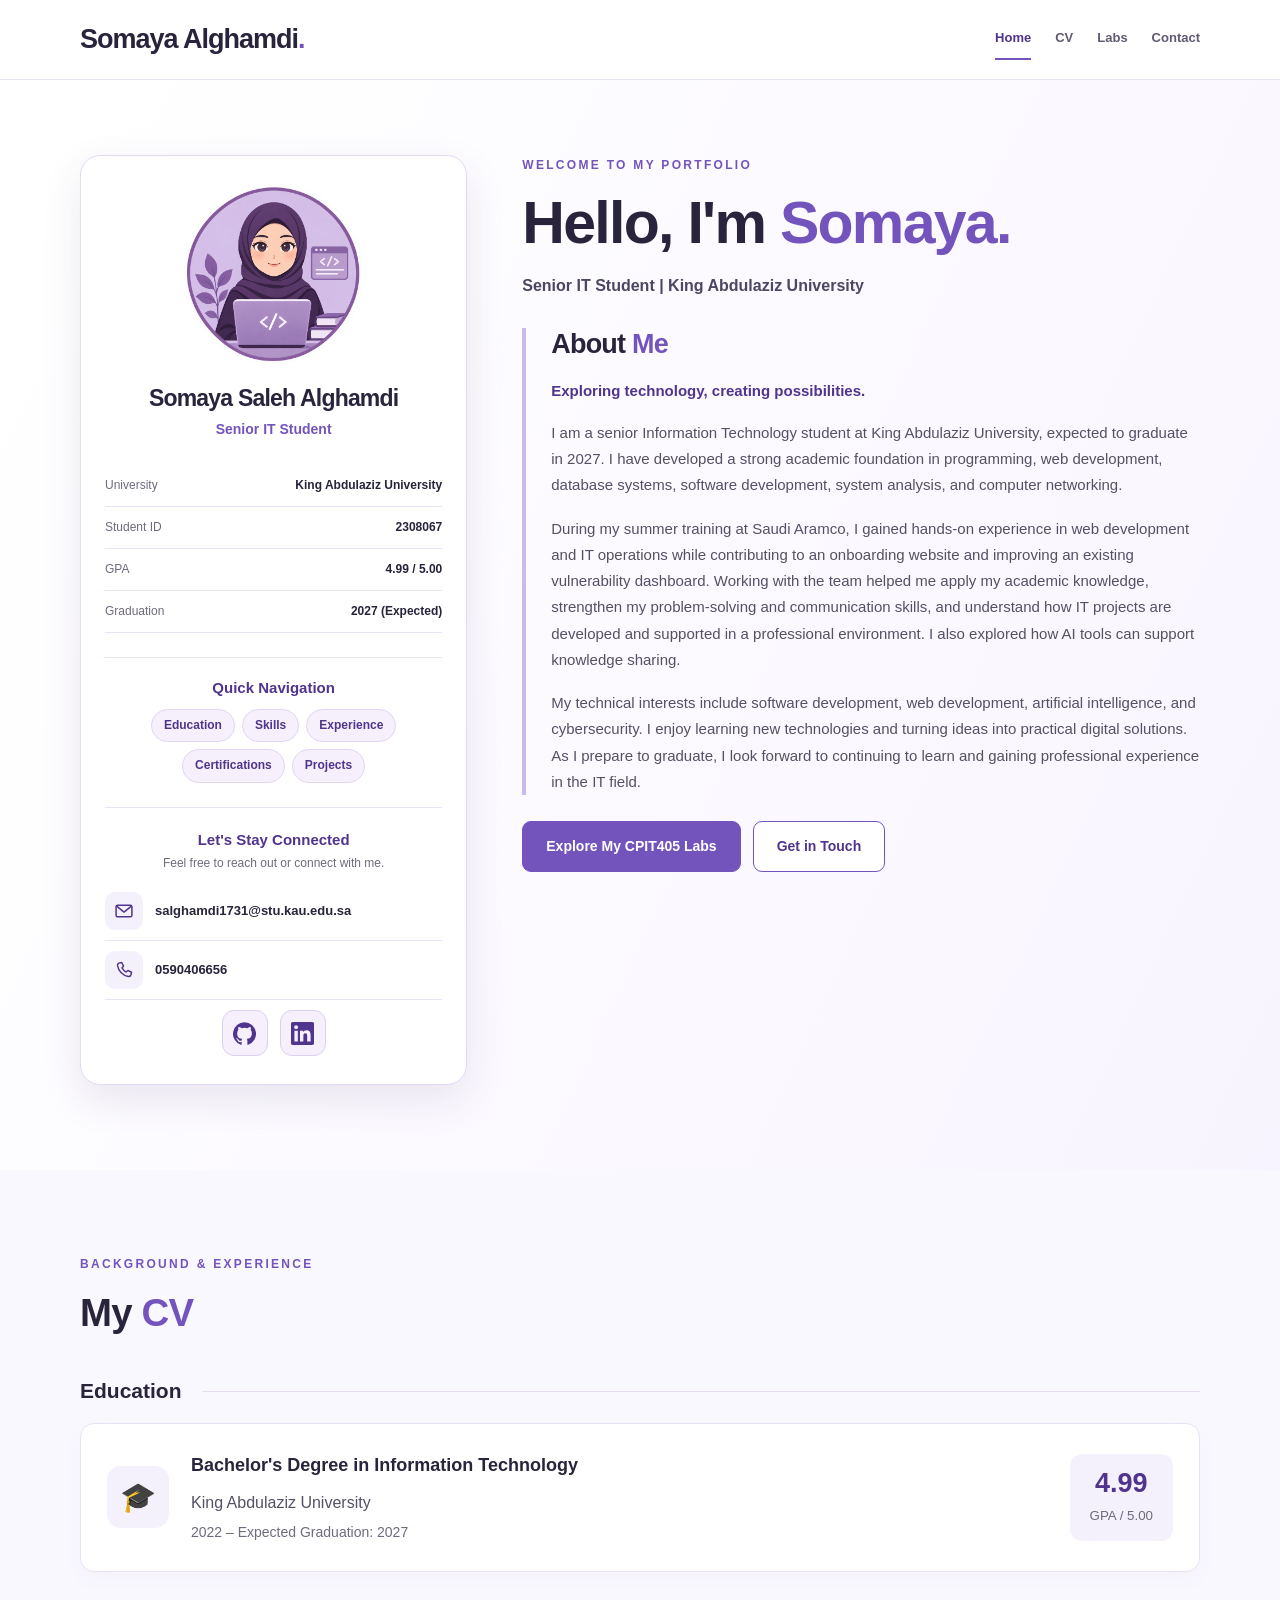
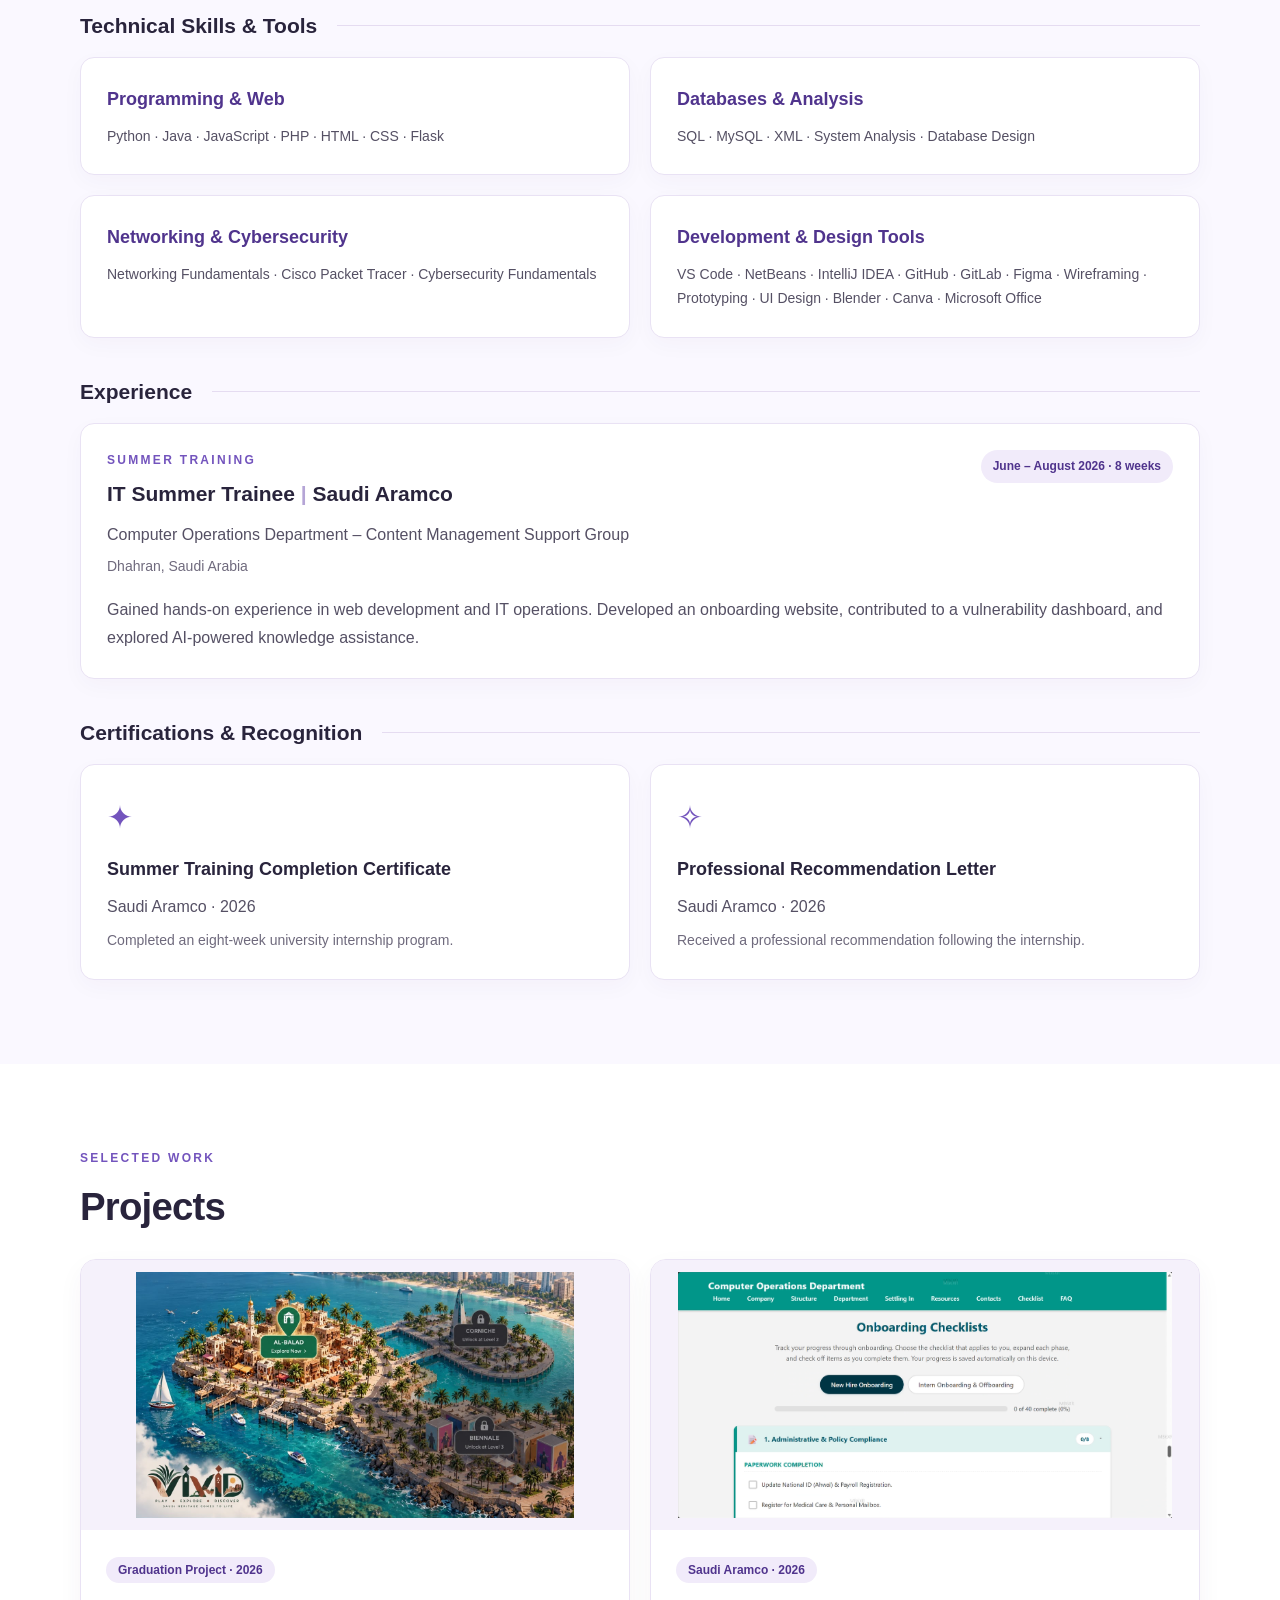
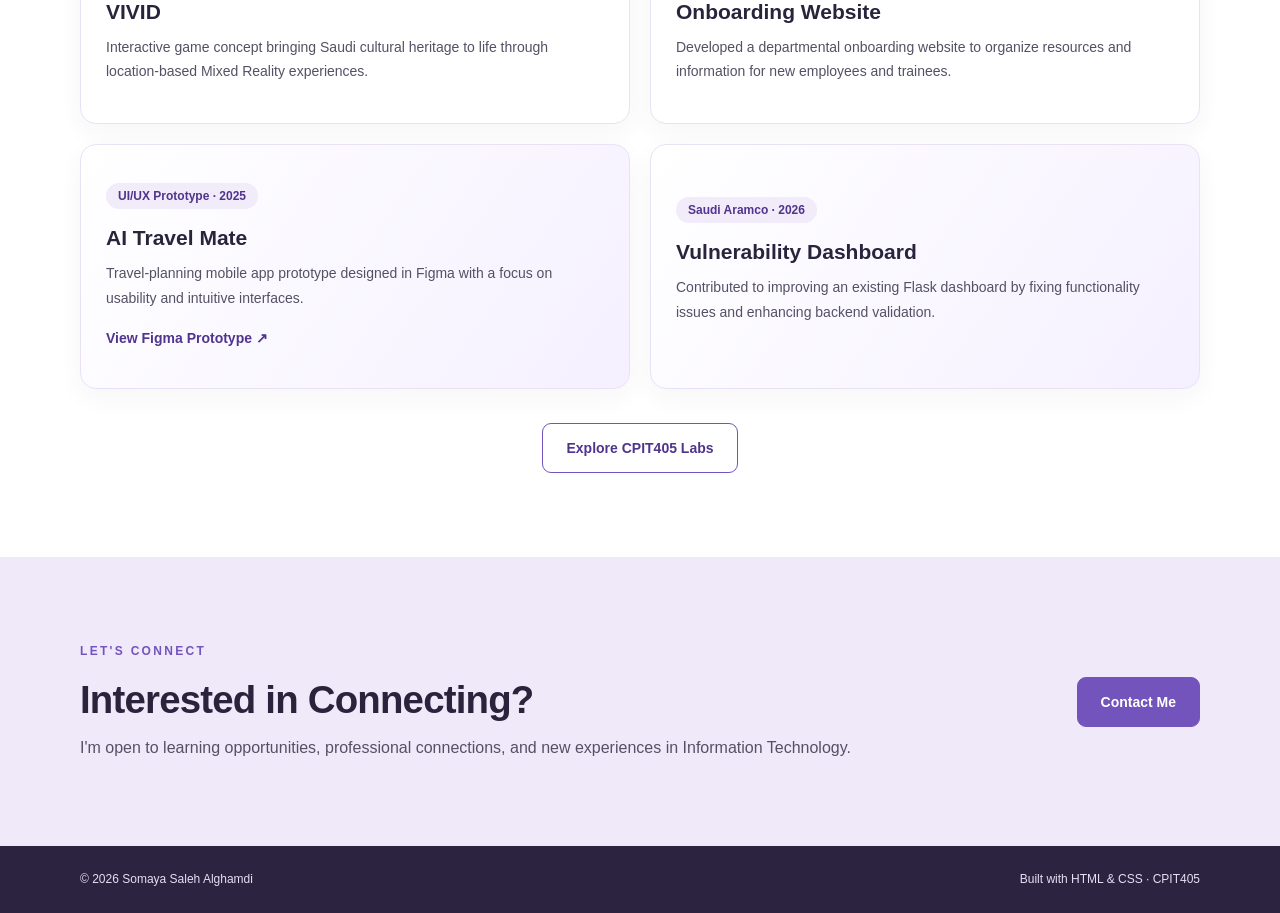
<file: index.html>
<!DOCTYPE html>
<html lang="en">

<head>
    <meta charset="UTF-8">
    <meta name="viewport" content="width=device-width, initial-scale=1.0">
    <meta name="description"
          content="Portfolio of Somaya Saleh Alghamdi, Information Technology student at King Abdulaziz University.">

    <title>Somaya Alghamdi | Portfolio</title>
    <link rel="stylesheet" href="style.css">
</head>

<body>

    <!-- ================= HEADER & NAVIGATION ================= -->
    <header class="site-header">
        <div class="container nav-row">

            <a class="brand" href="index.html">
                Somaya Alghamdi<span>.</span>
            </a>

            <nav aria-label="Main navigation">
                <a class="active" href="index.html">Home</a>
                <a href="#cv">CV</a>
                <a href="labs.html">Labs</a>
                <a href="contact.html">Contact</a>
            </nav>

        </div>
    </header>

    <main>

        <!-- ================= HOME SECTION ================= -->
        <section class="hero" id="home">
            <div class="container hero-layout">

                <!-- ========== PROFILE / AVATAR CARD ========== -->
                <aside class="profile-card" aria-label="Student profile">

                    <!-- Profile Avatar -->
                    <div class="avatar-image">
                       <img src="images/avatar.png" alt="Somaya Alghamdi Avatar">
                    </div>

                    <!-- Student Name -->
                    <h2>Somaya Saleh Alghamdi</h2>
                    <p>Senior IT Student</p>

                    <!-- Student Information -->
                    <dl>
                        <div>
                            <dt>University</dt>
                            <dd>King Abdulaziz University</dd>
                        </div>

                        <div>
                            <dt>Student ID</dt>
                            <dd>2308067</dd>
                        </div>

                        <div>
                            <dt>GPA</dt>
                            <dd>4.99 / 5.00</dd>
                        </div>

                        <div>
                            <dt>Graduation</dt>
                            <dd>2027 (Expected)</dd>
                        </div>
                    </dl>

                    <!-- Quick Navigation -->
                    <div class="profile-quick-nav">
                        <h3>Quick Navigation</h3>

                        <nav aria-label="CV sections">
                            <a href="#education">Education</a>
                            <a href="#skills">Skills</a>
                            <a href="#experience">Experience</a>
                            <a href="#certifications">Certifications</a>
                            <a href="#featured">Projects</a>
                        </nav>
                    </div>


                    <!-- Contact Information -->
                    <div class="contact-identity compact">

                        <div class="profile-connect-heading">
                            <h3>Let's Stay Connected</h3>
                            <p>Feel free to reach out or connect with me.</p>
                        </div>

                        <!-- Email -->
                        <div class="identity-row">
                            <span class="identity-icon">
                                <svg viewBox="0 0 24 24" aria-hidden="true">
                                    <rect x="2.5" y="5"
                                          width="19" height="14" rx="2"
                                          fill="none"
                                          stroke="currentColor"
                                          stroke-width="1.8" />
                                    <path d="m3.5 6.5 8.5 6.8 8.5-6.8"
                                          fill="none"
                                          stroke="currentColor"
                                          stroke-linejoin="round"
                                          stroke-width="1.8" />
                                </svg>
                            </span>

                            <a class="identity-value" href="mailto:salghamdi1731@stu.kau.edu.sa">
                                 salghamdi1731@stu.kau.edu.sa
                            </a>
                        </div>

                        <!-- Phone -->
                        <div class="identity-row">
                            <span class="identity-icon">
                                <svg viewBox="0 0 24 24" aria-hidden="true">
                                    <path
                                        d="M6.6 3.5 9.3 3l2.2 4.3-2 2.2a15 15 0 0 0 5 5l2.2-2 4.3 2.2-.5 2.7a3 3 0 0 1-3.2 2.4A17 17 0 0 1 4.2 6.7 3 3 0 0 1 6.6 3.5Z"
                                        fill="none"
                                        stroke="currentColor"
                                        stroke-linejoin="round"
                                        stroke-width="1.7" />
                                </svg>
                            </span>

                            <a class="identity-value" href="tel:+966590406656">
                                 0590406656
                            </a>
                        </div>

                        <!-- Social Media Icons -->
                        <div class="social-icons">

                            <!-- GitHub -->
                            <a href="https://github.com/SomayaAlghamdi"
                               target="_blank"
                               rel="noopener noreferrer"
                               aria-label="GitHub profile"
                               title="GitHub">

                                <svg viewBox="0 0 24 24" aria-hidden="true">
                                    <path fill="currentColor"
                                          d="M12 .297a12 12 0 0 0-3.793 23.385c.6.111.82-.261.82-.577v-2.234c-3.338.726-4.043-1.416-4.043-1.416-.546-1.387-1.333-1.757-1.333-1.757-1.09-.745.083-.73.083-.73 1.205.084 1.839 1.237 1.839 1.237 1.07 1.835 2.807 1.305 3.492.998.108-.775.418-1.305.762-1.605-2.665-.303-5.467-1.333-5.467-5.931 0-1.311.469-2.381 1.236-3.221-.124-.303-.536-1.524.117-3.176 0 0 1.008-.323 3.301 1.23a11.53 11.53 0 0 1 6.006 0c2.291-1.553 3.297-1.23 3.297-1.23.655 1.652.243 2.873.12 3.176.77.84 1.235 1.91 1.235 3.221 0 4.61-2.807 5.624-5.479 5.921.43.372.823 1.102.823 2.222v3.293c0 .319.216.694.825.576A12.002 12.002 0 0 0 12 .297Z" />
                                </svg>
                            </a>

                            <!-- LinkedIn -->
                            <a href="https://www.linkedin.com/in/somaya-alghamdi-949287395/"
                               target="_blank"
                               rel="noopener noreferrer"
                               aria-label="LinkedIn profile"
                               title="LinkedIn">

                                <svg viewBox="0 0 24 24" aria-hidden="true">
                                    <path fill="currentColor"
                                          d="M20.447 20.452h-3.554v-5.569c0-1.328-.027-3.037-1.852-3.037-1.853 0-2.136 1.445-2.136 2.939v5.667H9.35V9h3.414v1.561h.049c.476-.9 1.637-1.85 3.37-1.85 3.601 0 4.267 2.37 4.267 5.455v6.286ZM5.337 7.433a2.062 2.062 0 1 1 0-4.124 2.062 2.062 0 0 1 0 4.124Zm1.782 13.019H3.555V9h3.564v11.452ZM22.225 0H1.771C.792 0 0 .774 0 1.729v20.542C0 23.227.792 24 1.771 24h20.451C23.2 24 24 23.227 24 22.271V1.729C24 .774 23.2 0 22.222 0h.003Z" />
                                </svg>
                            </a>

                        </div>
                    </div>

                </aside>

                <!-- ========== WELCOME & ABOUT ME ========== -->
                <div class="hero-main">

                    <p class="eyebrow">WELCOME TO MY PORTFOLIO</p>

                    <h1>Hello, I'm <span>Somaya.</span></h1>

                    <p class="hero-subtitle">
                        Senior IT Student | King Abdulaziz University
                    </p>

                    <!-- About Me -->
                    <div class="about-text" id="about">

                        <h2>About <span>Me</span></h2>

                        <p class="hero-kicker">
                            Exploring technology, creating possibilities.
                        </p>

                        <p>
                            I am a senior Information Technology student at
                            King Abdulaziz University, expected to graduate
                            in 2027. I have developed a strong academic
                            foundation in programming, web development,
                            database systems, software development,
                            system analysis, and computer networking.
                        </p>

                        <p>
                            During my summer training at Saudi Aramco,
                            I gained hands-on experience in web development
                            and IT operations while contributing to an
                            onboarding website and improving an existing
                            vulnerability dashboard. Working with the team
                            helped me apply my academic knowledge,
                            strengthen my problem-solving and communication
                            skills, and understand how IT projects are
                            developed and supported in a professional
                            environment. I also explored how AI tools
                            can support knowledge sharing.
                        </p>

                        <p>
                            My technical interests include software
                            development, web development, artificial
                            intelligence, and cybersecurity. I enjoy
                            learning new technologies and turning ideas
                            into practical digital solutions. As I prepare
                            to graduate, I look forward to continuing
                            to learn and gaining professional experience
                            in the IT field.
                        </p>

                    </div>

                    <!-- Home Buttons -->
                    <div class="button-row">
                        <a class="button primary" href="labs.html">
                            Explore My CPIT405 Labs 
                        </a>

                        <a class="button secondary" href="contact.html">
                            Get in Touch
                        </a>
                    </div>

                </div>

            </div>
        </section>


        <!-- ================= CV SECTION ================= -->
        <section class="section section-tint" id="cv">
            <div class="container">

                <p class="eyebrow">BACKGROUND &amp; EXPERIENCE</p>
                <h2>My <span>CV</span></h2>

                <!-- ========== EDUCATION ========== -->
                <div class="section-heading" id="education">
                    <h3>Education</h3>
                    <span class="mini-rule"></span>
                </div>

                <article class="panel education-panel">

                    <div class="panel-icon">🎓</div>

                    <div>
                        <h4>Bachelor's Degree in Information Technology</h4>
                        <p>King Abdulaziz University</p>
                        <p class="muted">
                            2022 – Expected Graduation: 2027
                        </p>
                    </div>

                    <div class="gpa">
                        <strong>4.99</strong>
                        <small>GPA / 5.00</small>
                    </div>

                </article>


                <!-- ========== TECHNICAL SKILLS ========== -->
                <div class="section-heading" id="skills">
                    <h3>Technical Skills &amp; Tools</h3>
                    <span class="mini-rule"></span>
                </div>

                <div class="skills-grid">

                    <article class="panel">
                        <h4>Programming &amp; Web</h4>
                        <p>
                            Python · Java · JavaScript · PHP ·
                            HTML · CSS · Flask
                        </p>
                    </article>

                    <article class="panel">
                        <h4>Databases &amp; Analysis</h4>
                        <p>
                            SQL · MySQL · XML ·
                            System Analysis · Database Design
                        </p>
                    </article>

                    <article class="panel">
                        <h4>Networking &amp; Cybersecurity</h4>
                        <p>
                            Networking Fundamentals ·
                            Cisco Packet Tracer ·
                            Cybersecurity Fundamentals
                        </p>
                    </article>

                    <article class="panel">
                        <h4>Development &amp; Design Tools</h4>
                        <p>
                            VS Code · NetBeans · IntelliJ IDEA ·
                            GitHub · GitLab · Figma · Wireframing ·
                            Prototyping · UI Design · Blender ·
                            Canva · Microsoft Office
                        </p>
                    </article>

                </div>


                <!-- ========== WORK EXPERIENCE ========== -->
                <div class="section-heading" id="experience">
                    <h3>Experience</h3>
                    <span class="mini-rule"></span>
                </div>

                <article class="panel experience-panel">

                    <div class="experience-top">

                        <div>
                            <p class="eyebrow">SUMMER TRAINING</p>

                            <h4>
                                IT Summer Trainee
                                <span class="separator">|</span>
                                Saudi Aramco
                            </h4>

                            <p>
                                Computer Operations Department –
                                Content Management Support Group
                            </p>

                            <p class="muted">
                                Dhahran, Saudi Arabia
                            </p>
                        </div>

                        <span class="date-pill">
                            June – August 2026 · 8 weeks
                        </span>

                    </div>

                    <p>
                        Gained hands-on experience in web development
                        and IT operations. Developed an onboarding
                        website, contributed to a vulnerability
                        dashboard, and explored AI-powered
                        knowledge assistance.
                    </p>

                </article>


                <!-- ========== CERTIFICATIONS ========== -->
                <div class="section-heading" id="certifications">
                    <h3>Certifications &amp; Recognition</h3>
                    <span class="mini-rule"></span>
                </div>

                <div class="cert-grid">

                    <!-- Training Certificate -->
                    <article class="panel cert-card">

                        <div class="cert-icon">✦</div>

                        <h4>Summer Training Completion Certificate</h4>

                        <p>Saudi Aramco · 2026</p>

                        <p class="muted">
                            Completed an eight-week university
                            internship program.
                        </p>

                    </article>

                    <!-- Recommendation Letter -->
                    <article class="panel cert-card">

                        <div class="cert-icon">✧</div>

                        <h4>Professional Recommendation Letter</h4>

                        <p>Saudi Aramco · 2026</p>

                        <p class="muted">
                            Received a professional recommendation
                            following the internship.
                        </p>

                    </article>

                </div>

            </div>
        </section>


        <!-- ================= PROJECTS SECTION ================= -->
        <section class="section" id="featured">
            <div class="container">

                <p class="eyebrow">SELECTED WORK</p>
                <h2>Projects</h2>

                <div class="project-grid">

                    <!-- Project 1: VIVID -->
                    <article class="project-card">

                        <img src="images/vivid.jpg"
                             alt="VIVID game concept showing Saudi heritage locations"
                             loading="lazy">

                        <div class="project-content">

                            <span class="tag">
                                Graduation Project · 2026
                            </span>

                            <h3>VIVID</h3>

                            <p>
                                Interactive game concept bringing Saudi
                                cultural heritage to life through
                                location-based Mixed Reality experiences.
                            </p>

                        </div>
                    </article>


                    <!-- Project 2: Onboarding Website -->
                    <article class="project-card">

                        <img src="images/onboarding.png"
                             alt="Onboarding checklist interface created for the Computer Operations Department"
                             loading="lazy">

                        <div class="project-content">

                            <span class="tag">
                                Saudi Aramco · 2026
                            </span>

                            <h3>Onboarding Website</h3>

                            <p>
                                Developed a departmental onboarding
                                website to organize resources and
                                information for new employees and trainees.
                            </p>

                        </div>
                    </article>


                    <!-- Project 3: AI Travel Mate -->
                    <article class="project-card project-text-card project-no-image">

                        <div class="project-content">

                            <span class="tag">
                                UI/UX Prototype · 2025
                            </span>

                            <h3>AI Travel Mate</h3>

                            <p>
                                Travel-planning mobile app prototype
                                designed in Figma with a focus on
                                usability and intuitive interfaces.
                            </p>

                            <a class="text-link"
                               href="https://www.figma.com/proto/NnXYkn7rvMFPDUaS4yctap/Untitled--Copy-?page-id=0%3A1&amp;node-id=1-2&amp;p=f&amp;viewport=-51%2C-338%2C0.34&amp;t=sZz0mORR5JXerwIw-1&amp;scaling=scale-down&amp;content-scaling=fixed&amp;starting-point-node-id=1%3A2&amp;show-proto-sidebar=1"
                               target="_blank"
                               rel="noopener noreferrer">
                                View Figma Prototype ↗
                            </a>

                        </div>
                    </article>


                    <!-- Project 4: Vulnerability Dashboard -->
                    <article class="project-card project-text-card project-no-image">

                        <div class="project-content">

                            <span class="tag">
                                Saudi Aramco · 2026
                            </span>

                            <h3>Vulnerability Dashboard</h3>

                            <p>
                                Contributed to improving an existing
                                Flask dashboard by fixing functionality
                                issues and enhancing backend validation.
                            </p>

                        </div>
                    </article>

                </div>

                <!-- Labs Page Button -->
                <div class="center">
                    <a class="button secondary" href="labs.html">
                        Explore CPIT405 Labs 
                    </a>
                </div>

            </div>
        </section>


        <!-- ================= CONTACT BANNER ================= -->
        <section class="section contact-banner">
            <div class="container banner-layout">

                <div>
                    <p class="eyebrow">LET'S CONNECT</p>

                    <h2>Interested in Connecting?</h2>

                    <p>
                        I'm open to learning opportunities,
                        professional connections, and new
                        experiences in Information Technology.
                    </p>
                </div>

                <a class="button primary" href="contact.html">
                    Contact Me 
                </a>

            </div>
        </section>

    </main>


    <!-- ================= FOOTER ================= -->
    <footer>
        <div class="container footer-row">

            <span>© 2026 Somaya Saleh Alghamdi</span>

            <span>
                Built with HTML &amp; CSS · CPIT405
            </span>

        </div>
    </footer>

</body>
</html>
</file>
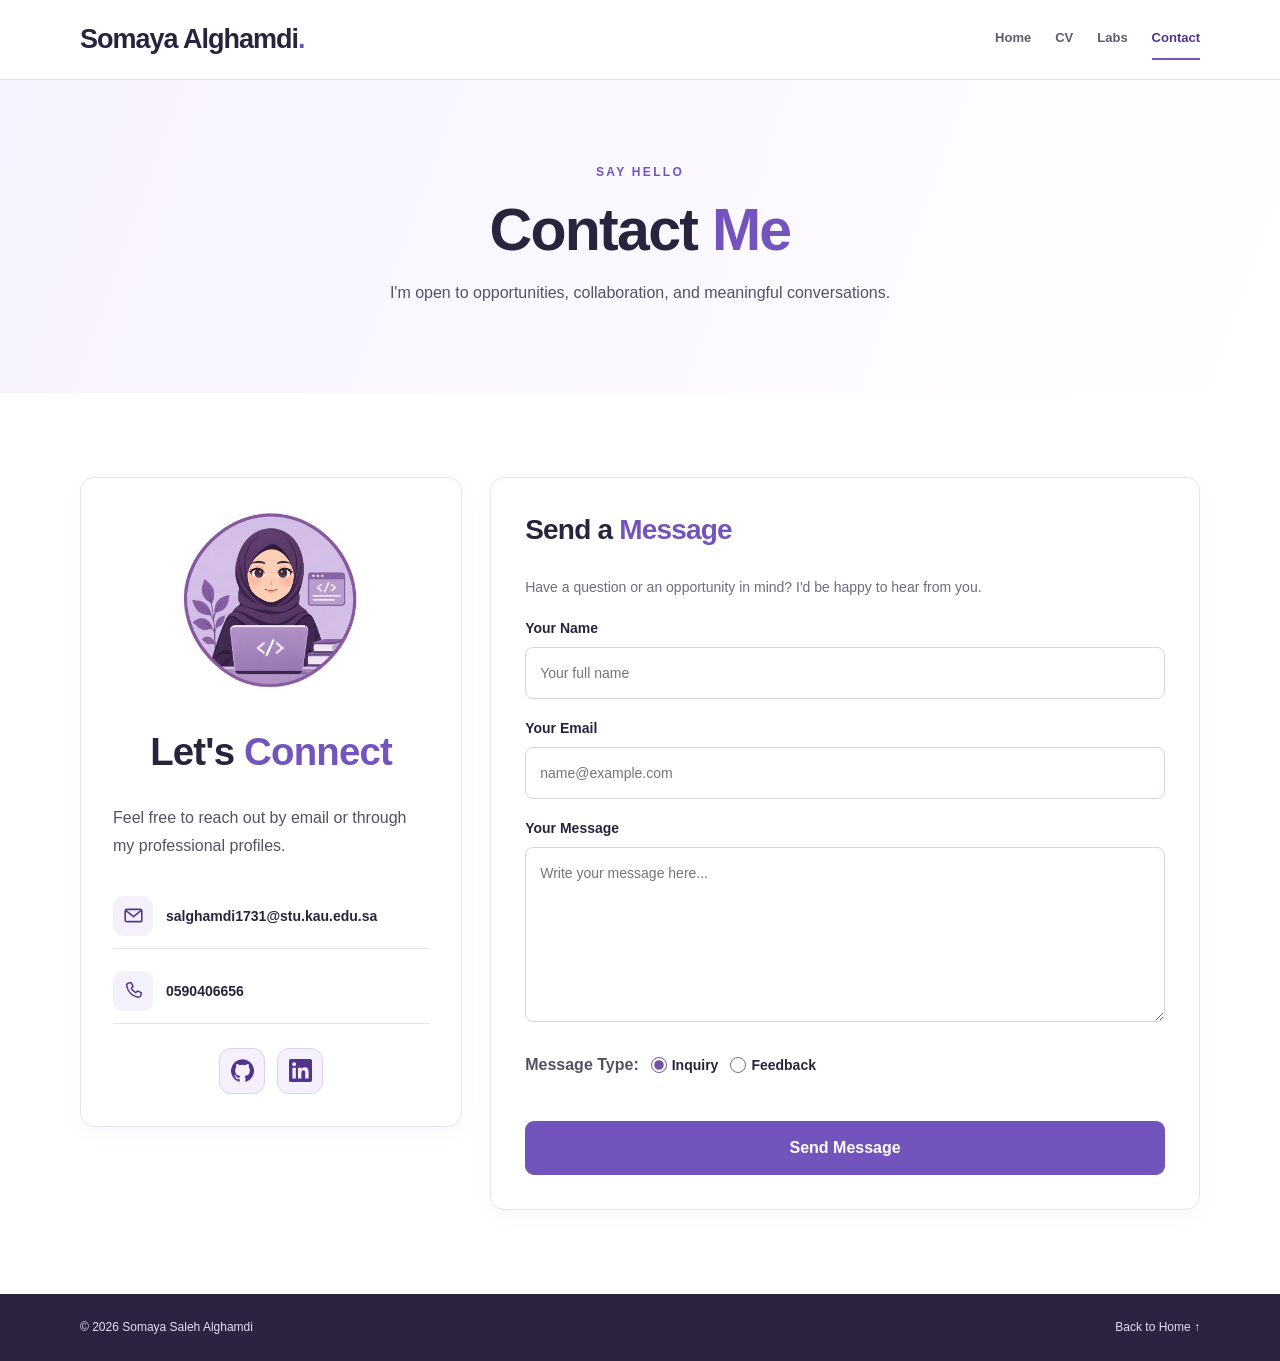
<file: contact.html>
<!DOCTYPE html>
<html lang="en">

<head>
    <meta charset="UTF-8">
    <meta name="viewport" content="width=device-width, initial-scale=1.0">

    <title>Contact | Somaya Alghamdi</title>

    <link rel="stylesheet" href="style.css">
</head>

<body>

    <!-- ================= HEADER & NAVIGATION ================= -->
    <header class="site-header">
        <div class="container nav-row">

            <!-- Website Logo -->
            <a class="brand" href="index.html">
                Somaya Alghamdi<span>.</span>
            </a>

            <!-- Main Navigation -->
            <nav aria-label="Main navigation">
                <a href="index.html">Home</a>
                <a href="index.html#cv">CV</a>
                <a href="labs.html">Labs</a>
                <a class="active" href="contact.html">Contact</a>
            </nav>

        </div>
    </header>


    <main>

        <!-- ================= CONTACT INTRODUCTION ================= -->
        <section class="page-intro">
            <div class="container">

                <p class="eyebrow">SAY HELLO</p>

                <h1>Contact <span>Me</span></h1>

                <p>
                    I'm open to opportunities, collaboration,
                    and meaningful conversations.
                </p>

            </div>
        </section>


        <!-- ================= CONTACT SECTION ================= -->
        <section class="section">
            <div class="container contact-page-wrap">

                <!-- ========== LEFT CARD: CONTACT INFORMATION ========== -->
                <div class="contact-top panel contact-info-panel">

                    <!-- Technical Avatar -->
                    <div class="contact-avatar" aria-label="Technical avatar">

                        <!-- Profile Avatar -->
                        <div class="avatar-image">
                            <img src="images/avatar.png" alt="Somaya Alghamdi Avatar">
                        </div>

                    </div>

                    <!-- Contact Heading -->
                    <h2>Let's <span>Connect</span></h2>

                    <p>
                        Feel free to reach out by email
                        or through my professional profiles.
                    </p>


                    <!-- Contact Details -->
                    <div class="contact-identity">

                        <!-- University Email -->
                        <div class="identity-row">

                            <span class="identity-icon">
                                <svg viewBox="0 0 24 24" aria-hidden="true">

                                    <rect
                                        x="2.5"
                                        y="5"
                                        width="19"
                                        height="14"
                                        rx="2"
                                        fill="none"
                                        stroke="currentColor"
                                        stroke-width="1.8">
                                    </rect>

                                    <path
                                        d="m3.5 6.5 8.5 6.8 8.5-6.8"
                                        fill="none"
                                        stroke="currentColor"
                                        stroke-linejoin="round"
                                        stroke-width="1.8">
                                    </path>

                                </svg>
                            </span>

                            <a class="identity-value" href="mailto:salghamdi1731@stu.kau.edu.sa">
                                 salghamdi1731@stu.kau.edu.sa
                            </a>

                        </div>


                        <!-- Phone Number -->
                        <div class="identity-row">

                            <span class="identity-icon">
                                <svg viewBox="0 0 24 24" aria-hidden="true">

                                    <path
                                        d="M6.6 3.5 9.3 3l2.2 4.3-2 2.2a15 15 0 0 0 5 5l2.2-2 4.3 2.2-.5 2.7a3 3 0 0 1-3.2 2.4A17 17 0 0 1 4.2 6.7 3 3 0 0 1 6.6 3.5Z"
                                        fill="none"
                                        stroke="currentColor"
                                        stroke-linejoin="round"
                                        stroke-width="1.7">
                                    </path>

                                </svg>
                            </span>

                            <a class="identity-value" href="tel:+966590406656">
                                 0590406656
                            </a>

                        </div>


                        <!-- Social Media Links -->
                        <div class="social-icons">

                            <!-- GitHub -->
                            <a
                                href="https://github.com/SomayaAlghamdi"
                                target="_blank"
                                rel="noopener noreferrer"
                                aria-label="GitHub profile (opens in a new tab)"
                                title="GitHub">

                                <svg viewBox="0 0 24 24" aria-hidden="true">

                                    <path
                                        fill="currentColor"
                                        d="M12 .297a12 12 0 0 0-3.793 23.385c.6.111.82-.261.82-.577v-2.234c-3.338.726-4.043-1.416-4.043-1.416-.546-1.387-1.333-1.757-1.333-1.757-1.09-.745.083-.73.083-.73 1.205.084 1.839 1.237 1.839 1.237 1.07 1.835 2.807 1.305 3.492.998.108-.775.418-1.305.762-1.605-2.665-.303-5.467-1.333-5.467-5.931 0-1.311.469-2.381 1.236-3.221-.124-.303-.536-1.524.117-3.176 0 0 1.008-.323 3.301 1.23a11.53 11.53 0 0 1 6.006 0c2.291-1.553 3.297-1.23 3.297-1.23.655 1.652.243 2.873.12 3.176.77.84 1.235 1.91 1.235 3.221 0 4.61-2.807 5.624-5.479 5.921.43.372.823 1.102.823 2.222v3.293c0 .319.216.694.825.576A12.002 12.002 0 0 0 12 .297Z">
                                    </path>

                                </svg>
                            </a>


                            <!-- LinkedIn -->
                            <a
                                href="https://www.linkedin.com/in/somaya-alghamdi-949287395/"
                                target="_blank"
                                rel="noopener noreferrer"
                                aria-label="LinkedIn profile (opens in a new tab)"
                                title="LinkedIn">

                                <svg viewBox="0 0 24 24" aria-hidden="true">

                                    <path
                                        fill="currentColor"
                                        d="M20.447 20.452h-3.554v-5.569c0-1.328-.027-3.037-1.852-3.037-1.853 0-2.136 1.445-2.136 2.939v5.667H9.35V9h3.414v1.561h.049c.476-.9 1.637-1.85 3.37-1.85 3.601 0 4.267 2.37 4.267 5.455v6.286ZM5.337 7.433a2.062 2.062 0 1 1 0-4.124 2.062 2.062 0 0 1 0 4.124Zm1.782 13.019H3.555V9h3.564v11.452ZM22.225 0H1.771C.792 0 0 .774 0 1.729v20.542C0 23.227.792 24 1.771 24h20.451C23.2 24 24 23.227 24 22.271V1.729C24 .774 23.2 0 22.222 0h.003Z">
                                    </path>

                                </svg>
                            </a>

                        </div>

                    </div>

                </div>


                <!-- ========== RIGHT CARD: CONTACT FORM ========== -->
                <div class="panel form-panel contact-form-side">

                    <h2>Send a <span>Message</span></h2>

                    <p class="muted">
                        Have a question or an opportunity in mind?
                        I'd be happy to hear from you.
                    </p>

                    <!-- Contact Form -->
                    <form
                        action="https://formsubmit.co/salghamdi1731@stu.kau.edu.sa"
                        method="POST">

                        <!-- Email Subject -->
                        <input
                            type="hidden"
                            name="_subject"
                            value="New message from Somaya's portfolio">
                        
                        <input
                          type="hidden"
                          name="_next"
                          value="https://somayaalghamdi.github.io/SomayaSalehAlghamdi_Portfolio/thank-you.html">


                        <!-- Name -->
                        <label for="name">Your Name</label>

                        <input
                            type="text"
                            id="name"
                            name="name"
                            placeholder="Your full name"
                            required>


                        <!-- Email -->
                        <label for="email">Your Email</label>

                        <input
                            type="email"
                            id="email"
                            name="email"
                            placeholder="name@example.com"
                            required>


                        <!-- Message -->
                        <label for="message">Your Message</label>

                        <textarea
                            id="message"
                            name="message"
                            rows="6"
                            placeholder="Write your message here..."
                            required></textarea>

                        <!-- Message Type -->
                        <div class="message-type">
                            <p>Message Type:</p>
                        
                            <label>
                                <input type="radio" name="Message Type" value="Inquiry" checked>
                                Inquiry
                            </label>
                        
                            <label>
                                <input type="radio" name="Message Type" value="Feedback">
                                Feedback
                            </label>
                        </div>


                        <!-- Submit Button -->
                        <button
                            class="button primary submit-button"
                            type="submit">

                            Send Message 
                        </button>

                    </form>

                </div>

            </div>
        </section>

    </main>


    <!-- ================= FOOTER ================= -->
    <footer>
        <div class="container footer-row">

            <span>© 2026 Somaya Saleh Alghamdi</span>

            <a href="index.html">
                Back to Home ↑
            </a>

        </div>
    </footer>

</body>
</html>
</file>
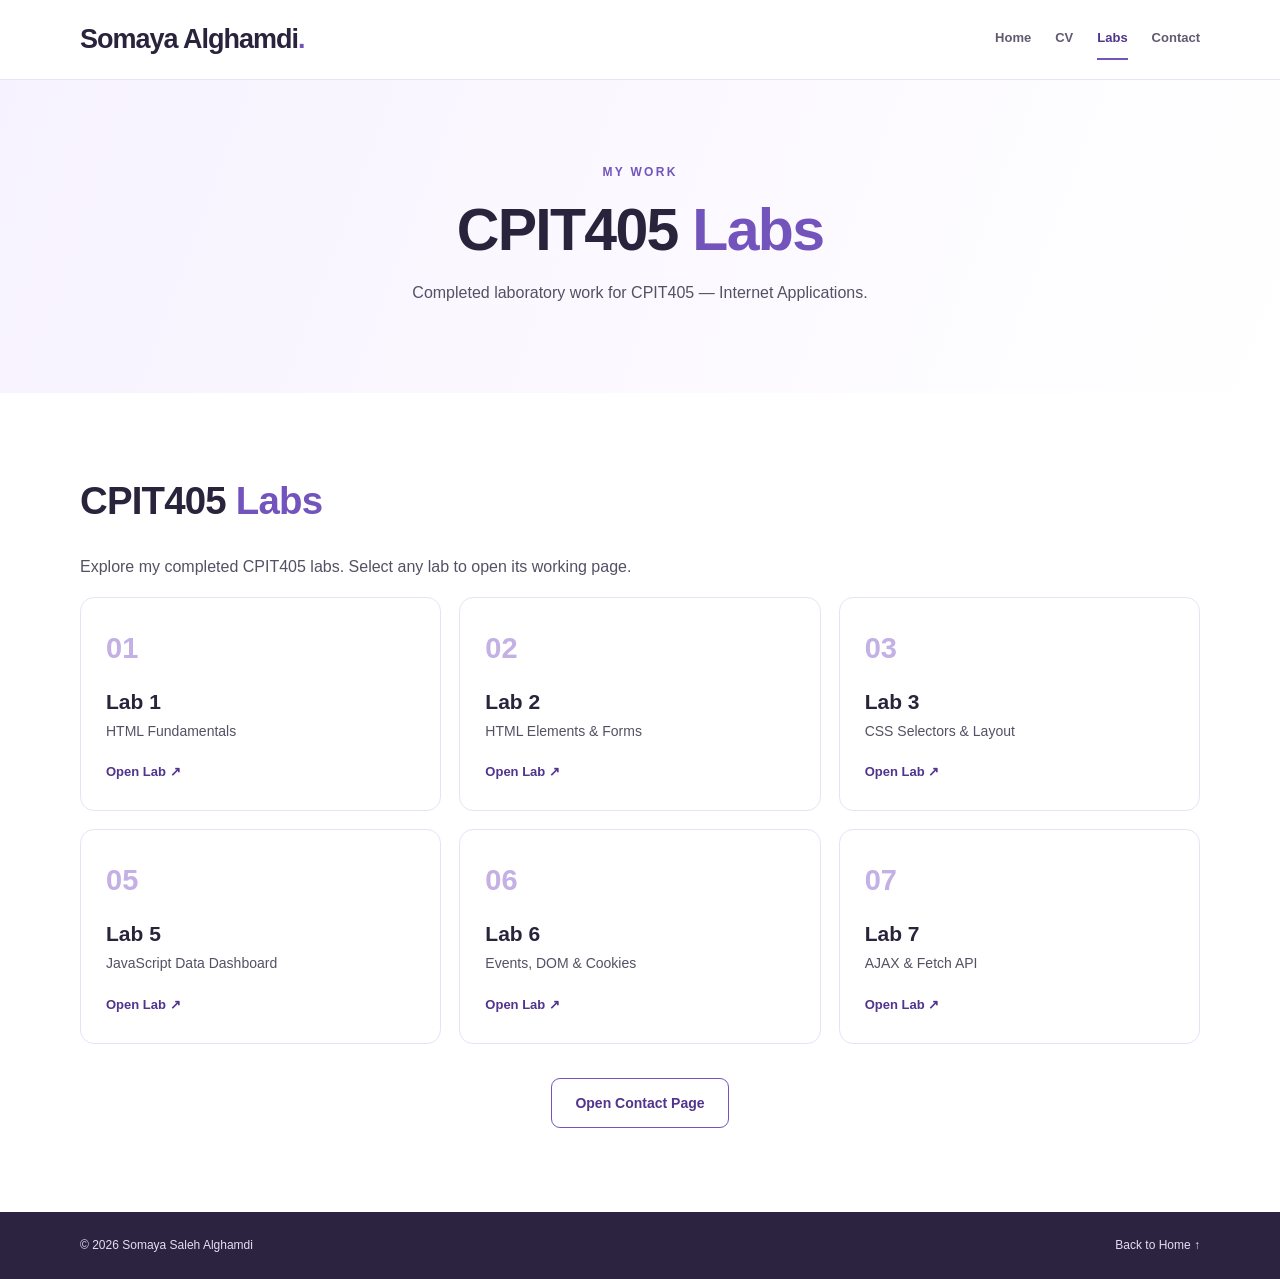
<file: labs.html>
<!DOCTYPE html>
<html lang="en">

<head>
    <meta charset="UTF-8">
    <meta name="viewport" content="width=device-width, initial-scale=1.0">

    <title>Labs | Somaya Alghamdi</title>

    <link rel="stylesheet" href="style.css">
</head>

<body>

    <!-- ================= HEADER & NAVIGATION ================= -->
    <header class="site-header">
        <div class="container nav-row">

            <!-- Website Logo -->
            <a class="brand" href="index.html">
                Somaya Alghamdi<span>.</span>
            </a>

            <!-- Main Navigation -->
            <nav aria-label="Main navigation">
                <a href="index.html">Home</a>
                <a href="index.html#cv">CV</a>
                <a class="active" href="labs.html">Labs</a>
                <a href="contact.html">Contact</a>
            </nav>

        </div>
    </header>


    <main>

        <!-- ================= LABS INTRODUCTION ================= -->
        <section class="page-intro">
            <div class="container">

                <p class="eyebrow">MY WORK</p>

                <h1>CPIT405 <span>Labs</span></h1>

                <p>
                    Completed laboratory work for CPIT405 —
                    Internet Applications.
                </p>

            </div>
        </section>


        <!-- ================= COMPLETED LABS SECTION ================= -->
        <section class="section">
            <div class="container">

                <h2>CPIT405 <span>Labs</span></h2>

                <p class="section-description">
                    Explore my completed CPIT405 labs.
                    Select any lab to open its working page.
                </p>


                <!-- ========== LAB CARDS ========== -->
                <div class="labs-grid">

                    <!-- Lab 1 -->
                    <a class="lab-card" href="Labs/Lab1.html">

                        <span>01</span>

                        <h3>Lab 1</h3>

                        <p>HTML Fundamentals</p>

                        <strong>Open Lab ↗</strong>

                    </a>


                    <!-- Lab 2 -->
                    <a class="lab-card" href="Labs/Lab2.html">

                        <span>02</span>

                        <h3>Lab 2</h3>

                        <p>HTML Elements &amp; Forms</p>

                        <strong>Open Lab ↗</strong>

                    </a>


                    <!-- Lab 3 -->
                    <a class="lab-card" href="Labs/Lab3.html">

                        <span>03</span>

                        <h3>Lab 3</h3>

                        <p>CSS Selectors &amp; Layout</p>

                        <strong>Open Lab ↗</strong>

                    </a>


                    <!-- Lab 5 -->
                    <a class="lab-card" href="Labs/Lab5.html">

                        <span>05</span>

                        <h3>Lab 5</h3>

                        <p>JavaScript Data Dashboard</p>

                        <strong>Open Lab ↗</strong>

                    </a>


                    <!-- Lab 6 -->
                    <a class="lab-card" href="Labs/Lab6.html">

                        <span>06</span>

                        <h3>Lab 6</h3>

                        <p>Events, DOM &amp; Cookies</p>

                        <strong>Open Lab ↗</strong>

                    </a>


                    <!-- Lab 7 -->
                    <a class="lab-card" href="Labs/Lab7.html">

                        <span>07</span>

                        <h3>Lab 7</h3>

                        <p>AJAX &amp; Fetch API</p>

                        <strong>Open Lab ↗</strong>

                    </a>

                </div>


                <!-- ========== CONTACT PAGE BUTTON ========== -->
                <div class="center">

                    <a class="button secondary" href="contact.html">
                        Open Contact Page 
                    </a>

                </div>

            </div>
        </section>

    </main>


    <!-- ================= FOOTER ================= -->
    <footer>
        <div class="container footer-row">

            <span>© 2026 Somaya Saleh Alghamdi</span>

            <a href="index.html">
                Back to Home ↑
            </a>

        </div>
    </footer>

</body>
</html>
</file>
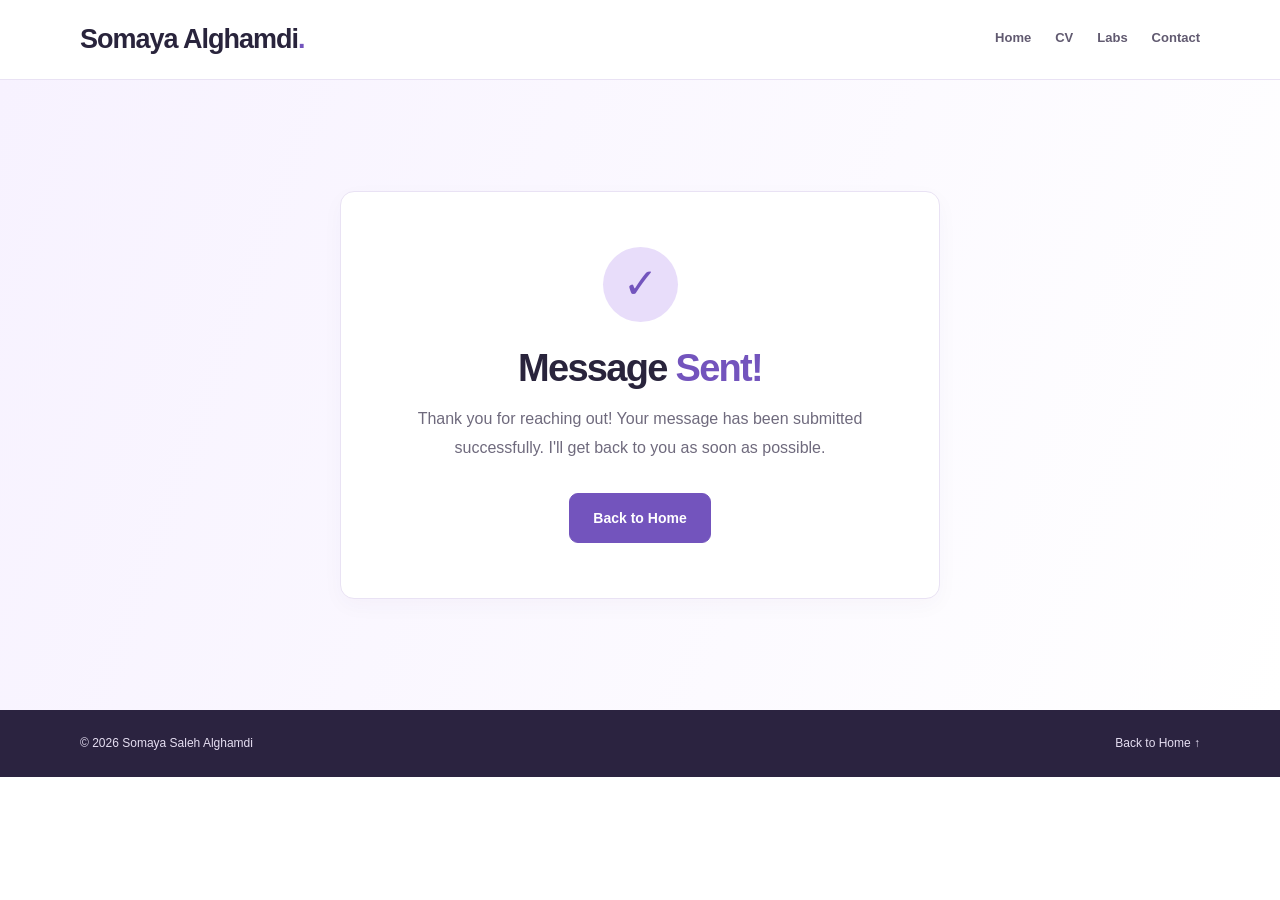
<file: thank-you.html>
<!DOCTYPE html>
<html lang="en">

<head>
    <meta charset="UTF-8">
    <meta name="viewport" content="width=device-width, initial-scale=1.0">

    <title>Message Sent | Somaya Alghamdi</title>

    <link rel="stylesheet" href="style.css">
</head>

<body>

    <!-- HEADER -->
    <header class="site-header">
        <div class="container nav-row">

            <a class="brand" href="index.html">
                Somaya Alghamdi<span>.</span>
            </a>

            <nav aria-label="Main navigation">
                <a href="index.html">Home</a>
                <a href="index.html#cv">CV</a>
                <a href="labs.html">Labs</a>
                <a href="contact.html">Contact</a>
            </nav>

        </div>
    </header>

    <main>

        <section class="section thank-you-section">
            <div class="container">

                <div class="panel thank-you-card">

                    <div class="success-icon">✓</div>

                    <h1>Message <span>Sent!</span></h1>

                    <p>
                        Thank you for reaching out!
                        Your message has been submitted successfully.
                        I'll get back to you as soon as possible.
                    </p>

                    <a class="button primary" href="index.html">
                        Back to Home
                    </a>

                </div>

            </div>
        </section>

    </main>

    <!-- FOOTER -->
    <footer>
        <div class="container footer-row">

            <span>© 2026 Somaya Saleh Alghamdi</span>

            <a href="index.html">Back to Home ↑</a>

        </div>
    </footer>

</body>
</html>
</file>
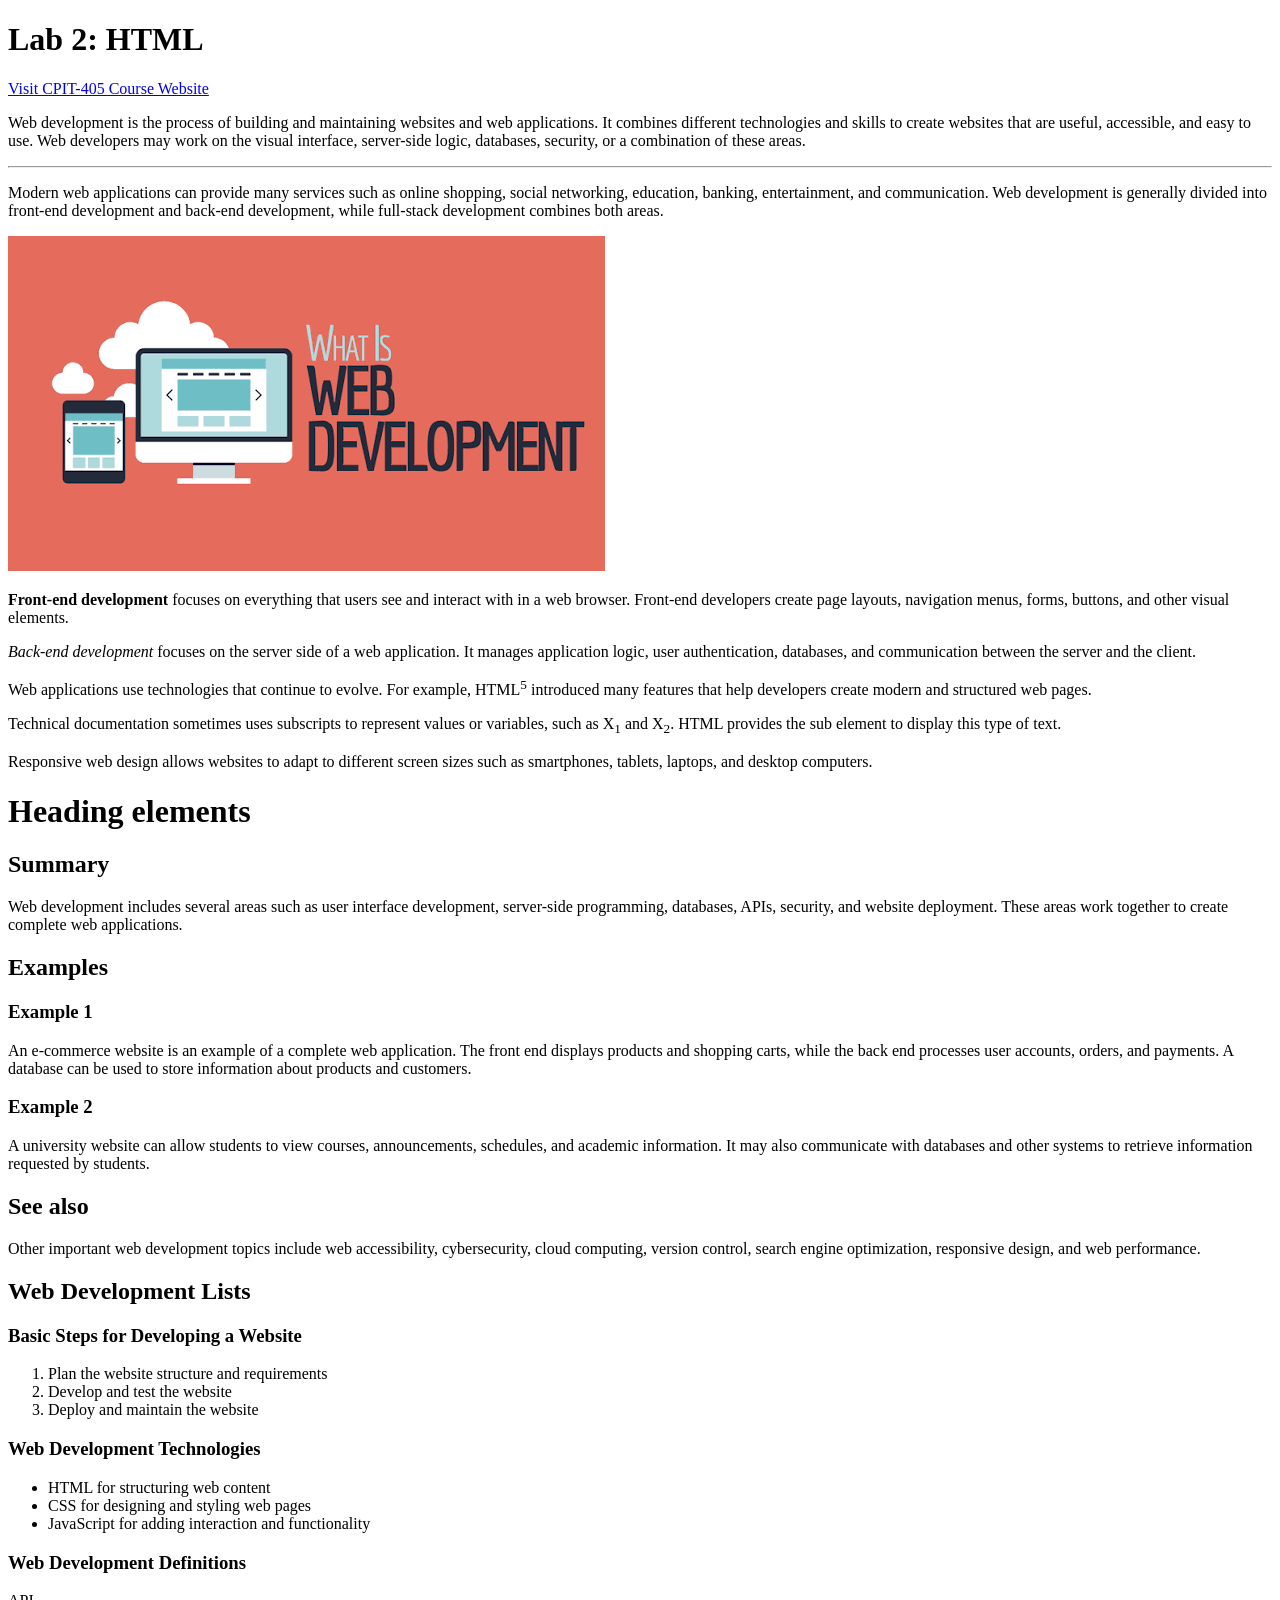
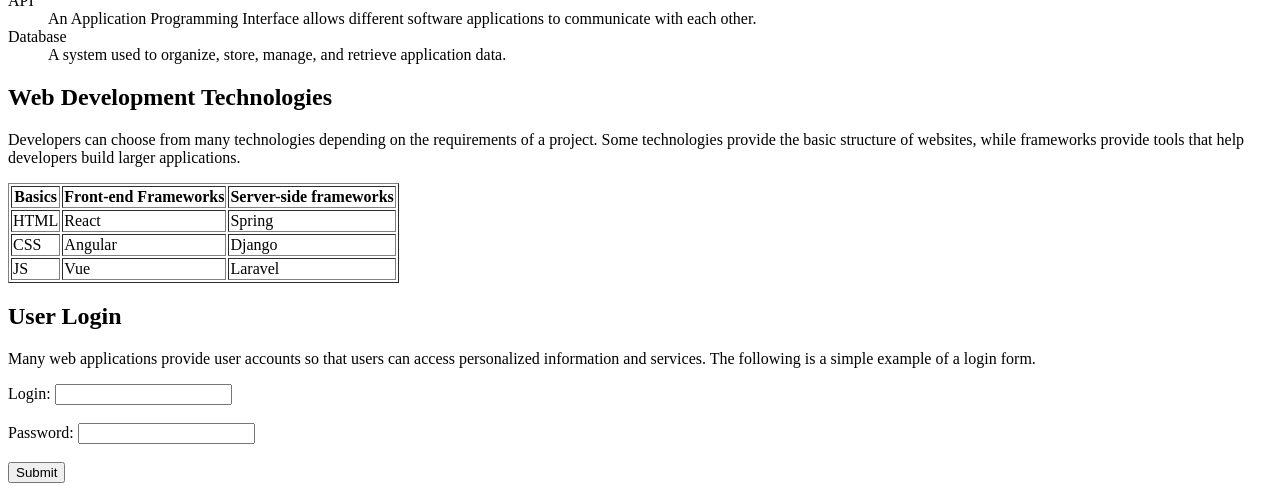
<file: Labs/Lab2.html>
<!DOCTYPE html>
<html lang="en">
<head>
    <meta charset="UTF-8">
    <meta name="viewport" content="width=device-width, initial-scale=1.0">
    <title>CPIT-405 lab 2</title>
</head>
<body>
    <h1>Lab 2: HTML</h1>

    <a href="https://cpit405.gitlab.io">Visit CPIT-405 Course Website</a>

    <p>
        Web development is the process of building and maintaining websites
        and web applications. It combines different technologies and skills
        to create websites that are useful, accessible, and easy to use.
        Web developers may work on the visual interface, server-side logic,
        databases, security, or a combination of these areas.
    </p>

    <hr>

    <p>
        Modern web applications can provide many services such as online
        shopping, social networking, education, banking, entertainment,
        and communication. Web development is generally divided into
        front-end development and back-end development, while full-stack
        development combines both areas.
    </p>

    <a href="https://www.geeksforgeeks.org/web-tech/web-technology/">
        <img src="Web-development.png"
             alt="About web development technologies">
    </a>


    <p>
        <strong>Front-end development</strong> focuses on everything that
        users see and interact with in a web browser. Front-end developers
        create page layouts, navigation menus, forms, buttons, and other
        visual elements.
    </p>

    <p>
        <em>Back-end development</em> focuses on the server side of a web
        application. It manages application logic, user authentication,
        databases, and communication between the server and the client.
    </p>

    <p>
        Web applications use technologies that continue to evolve.
        For example, HTML<sup>5</sup> introduced many features that help
        developers create modern and structured web pages.
    </p>

    <p>
        Technical documentation sometimes uses subscripts to represent
        values or variables, such as X<sub>1</sub> and X<sub>2</sub>.
        HTML provides the sub element to display this type of text.
    </p>

    <p>
        <span>Responsive web design</span> allows websites to adapt to
        different screen sizes such as smartphones, tablets, laptops,
        and desktop computers.
    </p>

    <h1>Heading elements</h1>

    <h2>Summary</h2>

    <p>
        Web development includes several areas such as user interface
        development, server-side programming, databases, APIs, security,
        and website deployment. These areas work together to create
        complete web applications.
    </p>


    <h2>Examples</h2>

    <h3>Example 1</h3>

    <p>
        An e-commerce website is an example of a complete web application.
        The front end displays products and shopping carts, while the
        back end processes user accounts, orders, and payments. A database
        can be used to store information about products and customers.
    </p>


    <h3>Example 2</h3>

    <p>
        A university website can allow students to view courses,
        announcements, schedules, and academic information. It may also
        communicate with databases and other systems to retrieve information
        requested by students.
    </p>


    <h2>See also</h2>

    <p>
        Other important web development topics include web accessibility,
        cybersecurity, cloud computing, version control, search engine
        optimization, responsive design, and web performance.
    </p>

    <h2>Web Development Lists</h2>

    <h3>Basic Steps for Developing a Website</h3>

    <ol>
        <li>Plan the website structure and requirements</li>
        <li>Develop and test the website</li>
        <li>Deploy and maintain the website</li>
    </ol>


    <h3>Web Development Technologies</h3>

    <ul>
        <li>HTML for structuring web content</li>
        <li>CSS for designing and styling web pages</li>
        <li>JavaScript for adding interaction and functionality</li>
    </ul>


    <h3>Web Development Definitions</h3>

    <dl>
        <dt>API</dt>
        <dd>
            An Application Programming Interface allows different
            software applications to communicate with each other.
        </dd>

        <dt>Database</dt>
        <dd>
            A system used to organize, store, manage, and retrieve
            application data.
        </dd>
    </dl>

    <h2>Web Development Technologies</h2>

    <p>
        Developers can choose from many technologies depending on the
        requirements of a project. Some technologies provide the basic
        structure of websites, while frameworks provide tools that help
        developers build larger applications.
    </p>

    <table border="1">
        <tr>
            <th>Basics</th>
            <th>Front-end Frameworks</th>
            <th>Server-side frameworks</th>
        </tr>

        <tr>
            <td>HTML</td>
            <td>React</td>
            <td>Spring</td>
        </tr>

        <tr>
            <td>CSS</td>
            <td>Angular</td>
            <td>Django</td>
        </tr>

        <tr>
            <td>JS</td>
            <td>Vue</td>
            <td>Laravel</td>
        </tr>
    </table>


    <h2>User Login</h2>

    <p>
        Many web applications provide user accounts so that users can
        access personalized information and services. The following is
        a simple example of a login form.
    </p>

    <form>
        <label>Login:</label>
        <input type="text">

        <br><br>

        <label>Password:</label>
        <input type="password">

        <br><br>

        <input type="submit" value="Submit">
    </form>






</body>
</html>
</file>
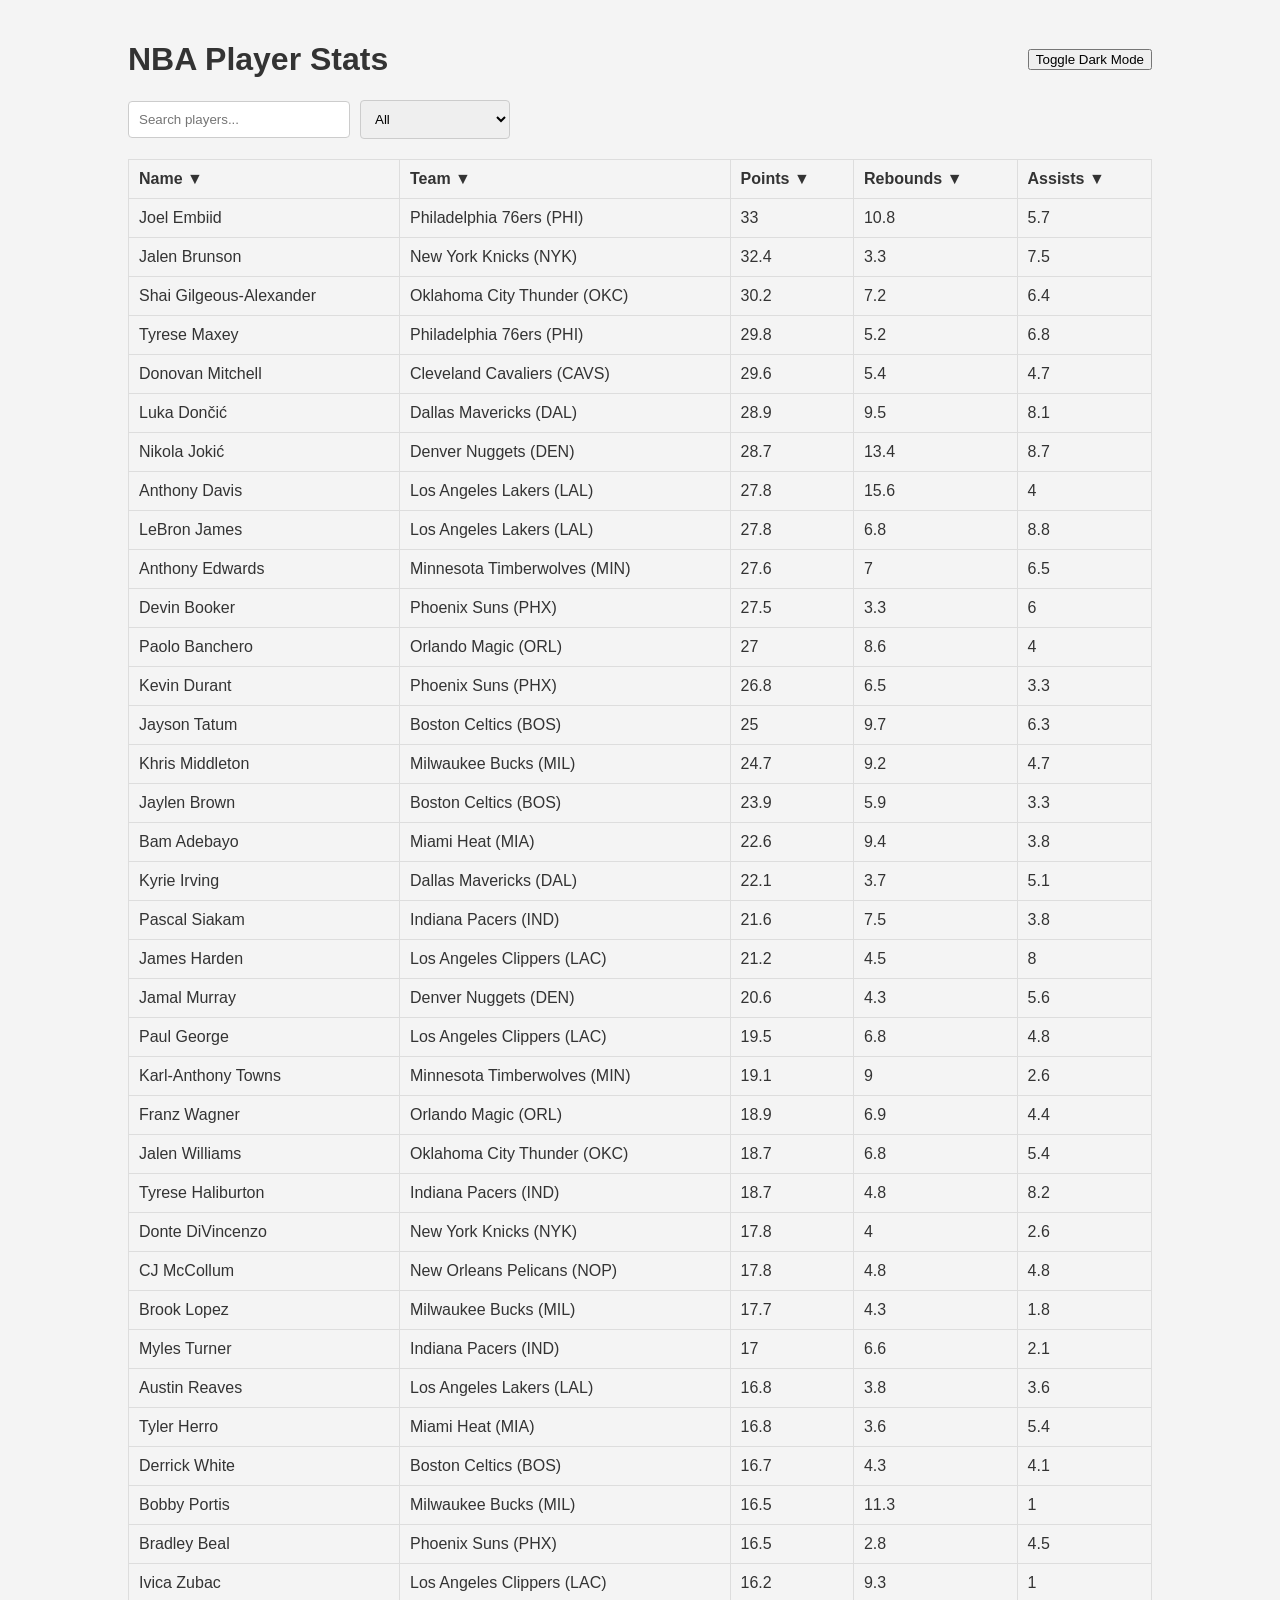
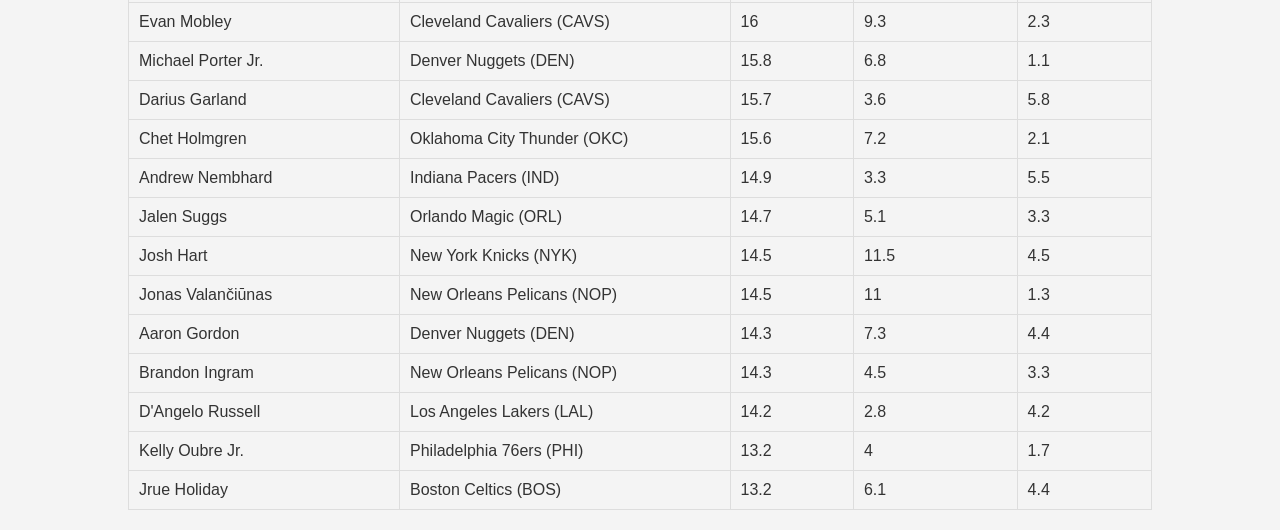
<file: Labs/Lab5.html>
<!DOCTYPE html>
<html lang="en">

<head>
    <meta charset="UTF-8">
    <meta name="viewport" content="width=device-width, initial-scale=1.0">
    <title>NBA Stats</title>
    <link rel="stylesheet" href="lab5.css">

</head>

<body>
    <div class="container">
        <header>
            <h1>NBA Player Stats</h1>
            <button id="dark-mode-toggle">Toggle Dark Mode</button>
        </header>

        <search class="table-filters">
            <input type="text" id="search" placeholder="Search players...">
            <select id="team-filter">
                <option value="all">All</option>
                <!-- Teams will be populated in JS -->
            </select>
        </search>

        <table id="player-stats">
            <thead>
              <tr>
                <th onclick="sort(this)">Name <span class="asc"></span></th>
                <th onclick="sort(this)">Team <span class="asc"></span></th>
                <th onclick="sort(this)">Points <span class="asc"></span></th>
                <th onclick="sort(this)">Rebounds <span class="asc"></span></th>
                <th onclick="sort(this)">Assists <span class="asc"></span></th>
             </tr>
            </thead>
            <tbody id="player-rows">
                <!-- Rows will be populated in JS -->
            </tbody>
        </table>
    </div>
    <script src="lab5.js"></script>
</body>

</html>
</file>
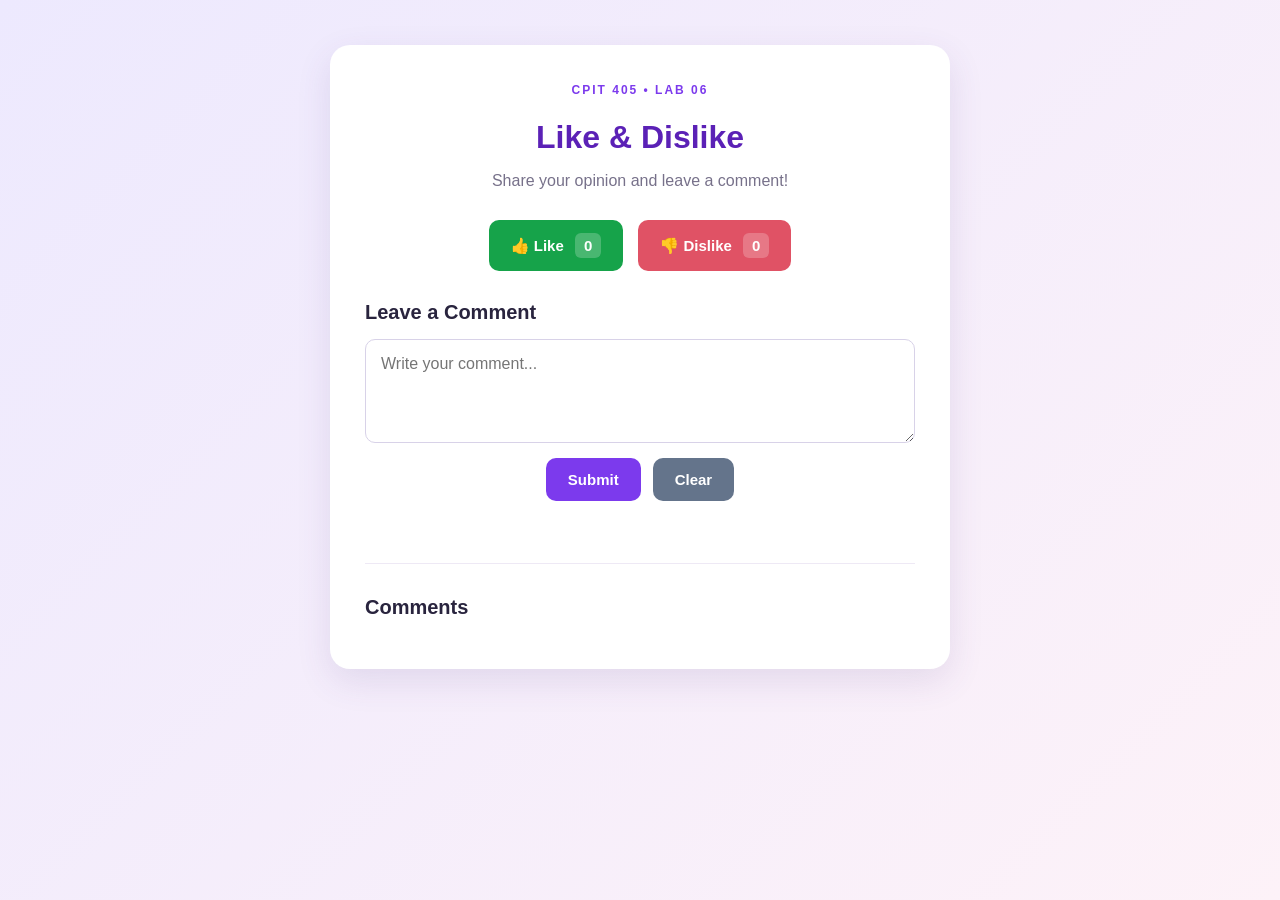
<file: Labs/Lab6.html>
<!DOCTYPE html>
<html lang="en">
<head>
    <meta charset="UTF-8">
    <meta name="viewport" content="width=device-width, initial-scale=1.0">
    <title>CPIT 405 - Lab 6</title>
    <link rel="stylesheet" href="lab6.css">
</head>
<body>

    <main class="container">
        <header>
            <span class="lab-label">CPIT 405 • LAB 06</span>
            <h1>Like & Dislike</h1>
            <p>Share your opinion and leave a comment!</p>
        </header>

        <section class="vote-section">
            <button id="likeBtn" type="button">
                👍 Like <span id="likeCount">0</span>
            </button>

            <button id="dislikeBtn" type="button">
                👎 Dislike <span id="dislikeCount">0</span>
            </button>
        </section>

        <section class="comment-section">
            <h2>Leave a Comment</h2>

            <textarea id="commentInput"
                      placeholder="Write your comment..."
                      rows="4"></textarea>

            <div class="actions">
                <button id="submitBtn" type="button">
                    Submit
                </button>

                <button id="resetBtn" type="button">
                    Clear
                </button>
            </div>
        </section>

        <p id="message" role="status" aria-live="polite"></p>

        <section class="comments-section">
            <h2>Comments</h2>
            <div id="commentsList"></div>
        </section>
    </main>

    <script src="lab6.js"></script>
</body>
</html>
</file>
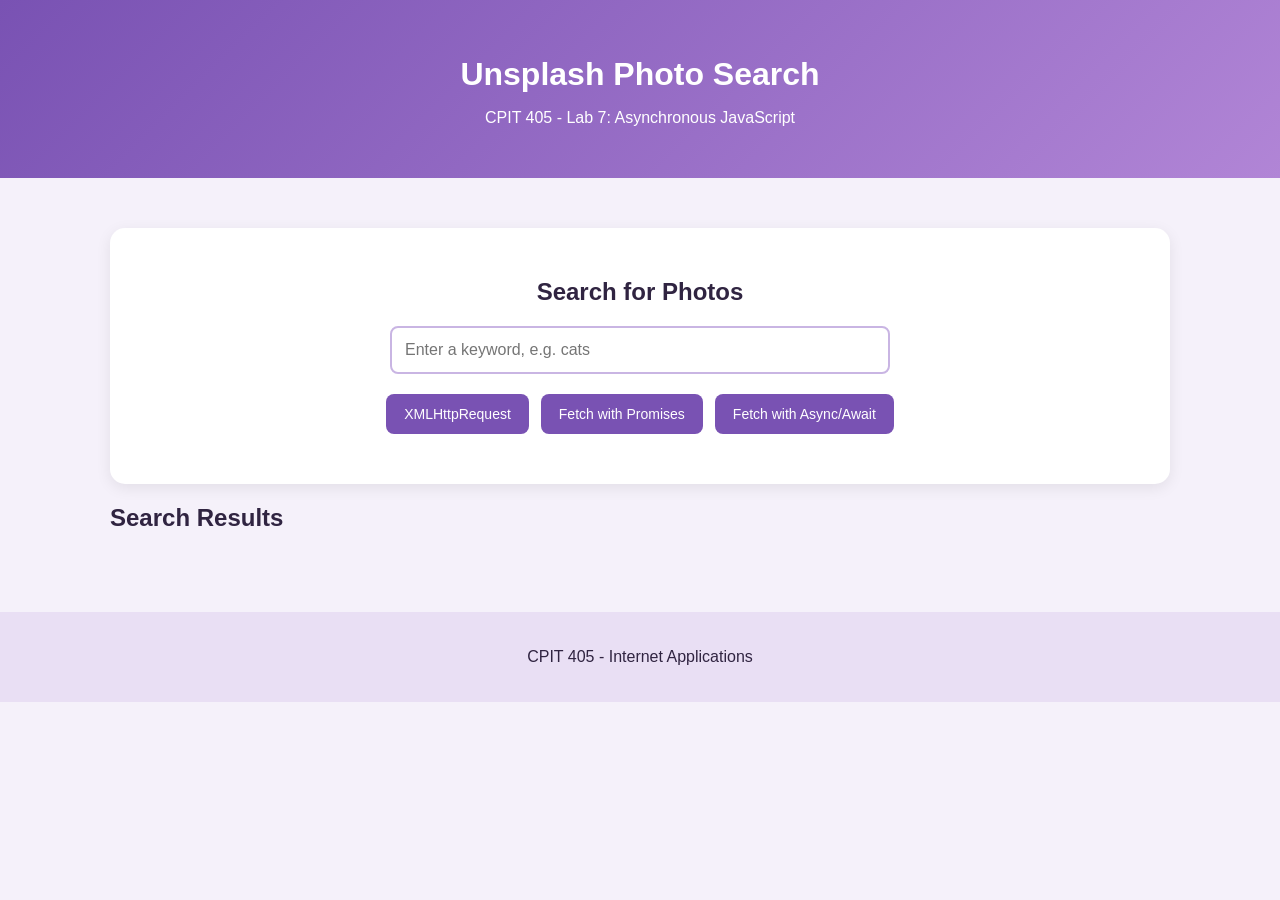
<file: Labs/Lab7.html>
<!DOCTYPE html>
<html lang="en">

<head>
    <meta charset="UTF-8">
    <meta name="viewport" content="width=device-width, initial-scale=1.0">
    <title>CPIT 405 - Lab 7</title>
    <link rel="stylesheet" href="lab7.css">
    <script src="lab7.js" defer></script>
</head>

<body>

    <header>
        <h1>Unsplash Photo Search</h1>
        <p>CPIT 405 - Lab 7: Asynchronous JavaScript</p>
    </header>

    <main>
        <section class="search-section">
            <h2>Search for Photos</h2>

            <input
                type="text"
                id="searchInput"
                placeholder="Enter a keyword, e.g. cats"
            >

            <div class="buttons">
                <button id="xhrBtn">XMLHttpRequest</button>
                <button id="promiseBtn">Fetch with Promises</button>
                <button id="asyncBtn">Fetch with Async/Await</button>
            </div>

            <p id="statusMessage"></p>
        </section>

        <section>
            <h2>Search Results</h2>
            <div id="imageContainer"></div>
        </section>
    </main>

    <footer>
        <p>CPIT 405 - Internet Applications</p>
    </footer>

</body>
</html>
</file>
<file: style.css>
/* CPIT405 Portfolio — one shared external stylesheet */

:root {
    --ink: #29243c;
    --muted: #6f6a7d;
    --purple: #7354bd;
    --deep: #50348d;
    --lavender: #f4f0fc;
    --border: #e9e2f4;
    --white: #fff;
}

* {
    box-sizing: border-box;
}

html {
    scroll-behavior: smooth;
}

body {
    margin: 0;
    font-family: Arial,Helvetica,sans-serif;
    color: var(--ink);
    background: #fff;
    line-height: 1.75;
}

a {
    color: inherit;
    text-decoration: none;
}

img {
    max-width: 100%;
    display: block;
}

.container {
    width: 90%;
    max-width: 1120px;
    margin: 0 auto;
}

.narrow {
    max-width: 890px;
}

.section {
    padding: 84px 0;
}

.section-tint {
    background: #faf8ff;
}

.eyebrow {
    font-size: 12px;
    font-weight: 800;
    letter-spacing: 2.3px;
    color: var(--purple);
    margin: 0 0 14px;
}

h1,h2,h3,h4,p {
    margin-top: 0;
}

h1 {
    font-size: clamp(35px,5vw,59px);
    line-height: 1.15;
    letter-spacing: -1.7px;
    margin-bottom: 24px;
}

h1 span,h2 span {
    color: var(--purple);
}

h2 {
    font-size: clamp(29px,3vw,39px);
    line-height: 1.25;
    letter-spacing: -.8px;
    margin-bottom: 28px;
}

h3 {
    font-size: 21px;
    line-height: 1.3;
}

h4 {
    font-size: 18px;
    margin-bottom: 8px;
}

p {
    color: #555064;
}

.muted {
    color: var(--muted);
    font-size: 14px;
}

.center {
    text-align: center;
    margin-top: 34px;
}

.site-header {
    background: #fff;
    border-bottom: 1px solid var(--border);
    position: sticky;
    top: 0;
    z-index: 10;
}

.nav-row {
    min-height: 79px;
    display: flex;
    justify-content: space-between;
    align-items: center;
    gap: 22px;
}

.brand {
    font-size: 27px;
    font-weight: 800;
    letter-spacing: -1px;
}

.brand span {
    color: var(--purple);
}

nav {
    display: flex;
    gap: 24px;
    flex-wrap: wrap;
}

nav a {
    font-size: 13px;
    font-weight: 700;
    color: #615a70;
    padding: 8px 0;
    border-bottom: 2px solid transparent;
}

nav a:hover,nav a.active {
    color: var(--deep);
    border-color: var(--purple);
}

.hero {
    background: linear-gradient(115deg,#fff 5%,#f8f4ff 100%);
    padding: 105px 0 112px;
    overflow: hidden;
}

.hero-layout {
    display: grid;
    grid-template-columns: 1.2fr 1fr;
    align-items: center;
    gap: 60px;
}

.hero-subtitle {
    font-weight: 700;
    color: #4d4561;
    font-size: 16px;
}

.dot {
    color: var(--purple);
    padding: 0 5px;
}

.hero-copy {
    max-width: 530px;
    font-size: 17px;
}

.student-id {
    font-size: 13px;
    font-weight: 700;
    color: var(--purple);
    margin-bottom: 28px;
}

.button-row {
    display: flex;
    gap: 12px;
    flex-wrap: wrap;
}

.button {
    display: inline-block;
    padding: 12px 23px;
    border-radius: 9px;
    font-size: 14px;
    font-weight: 700;
    border: 1px solid var(--purple);
    cursor: pointer;
    text-align: center;
    transition: transform .2s,background-color .2s;
}

.button:hover {
    transform: translateY(-3px);
}

.primary {
    background: var(--purple);
    color: #fff;
}

.primary:hover {
    background: var(--deep);
}

.secondary {
    background: #fff;
    color: var(--deep);
}

.secondary:hover {
    background: var(--lavender);
}

.hero-art {
    min-height: 330px;
    position: relative;
    display: flex;
    align-items: center;
    justify-content: center;
}

.art-window {
    width: 86%;
    max-width: 390px;
    min-height: 248px;
    background: #fff;
    border: 1px solid #e6dbf7;
    border-radius: 19px;
    box-shadow: 0 28px 70px #7354bd2e;
    transform: rotate(-4deg);
    position: relative;
    z-index: 1;
    overflow: hidden;
}

.window-top {
    height: 47px;
    background: #eee7fa;
    padding: 18px 19px;
    display: flex;
    gap: 7px;
}

.window-top i {
    width: 10px;
    height: 10px;
    border-radius: 50%;
    background: #b5a2df;
}

.window-top i:first-child {
    background: #8c73c9;
}

.art-code {
    display: flex;
    flex-direction: column;
    gap: 13px;
    padding: 29px 23px;
    color: #7655b6;
    font: 600 15px/1.5 Consolas,monospace;
}

.art-code span:nth-child(2),.art-code span:nth-child(3) {
    color: #7c7890;
}

.art-badge {
    position: absolute;
    right: 20px;
    bottom: 16px;
    font-size: 31px;
    font-weight: 800;
    color: var(--purple);
}

.art-badge small {
    font-size: 16px;
}

.orbit {
    position: absolute;
    border: 2px solid #d7c6f1;
    border-radius: 50%;
    width: 270px;
    height: 270px;
}

.orbit-one {
    top: 0;
    right: 0;
}

.orbit-two {
    bottom: 0;
    left: 0;
    width: 145px;
    height: 145px;
    background: #e6ddf7;
}

.about-text {
    border-left: 4px solid #cbb8ed;
    padding-left: 25px;
}

.about-text p {
    font-size: 16px;
    margin-bottom: 17px;
}

.section-heading {
    display: flex;
    align-items: center;
    gap: 20px;
    margin: 40px 0 18px;
}

.section-heading h3 {
    margin: 0;
}

.mini-rule {
    height: 1px;
    background: #e5dcf1;
    flex: 1;
}

.panel {
    background: #fff;
    border: 1px solid var(--border);
    border-radius: 14px;
    padding: 26px;
    box-shadow: 0 7px 22px #3c256208;
}

.panel p:last-child {
    margin-bottom: 0;
}

.education-panel {
    display: flex;
    align-items: center;
    gap: 22px;
}

.panel-icon {
    width: 62px;
    height: 62px;
    background: var(--lavender);
    border-radius: 14px;
    display: grid;
    place-items: center;
    font-size: 29px;
    flex-shrink: 0;
}

.education-panel p {
    margin-bottom: 3px;
}

.gpa {
    margin-left: auto;
    text-align: center;
    background: var(--lavender);
    border-radius: 12px;
    padding: 12px 20px;
    white-space: nowrap;
}

.gpa strong {
    display: block;
    color: var(--deep);
    font-size: 27px;
    line-height: 1.3;
}

.gpa small {
    color: var(--muted);
}

.skills-grid,.cert-grid,.project-grid {
    display: grid;
    grid-template-columns: repeat(2,minmax(0,1fr));
    gap: 20px;
}

.skills-grid .panel h4 {
    color: var(--deep);
}

.skills-grid .panel p {
    font-size: 14px;
}

.experience-top {
    display: flex;
    justify-content: space-between;
    gap: 20px;
    align-items: start;
}

.experience-top h4 {
    font-size: 21px;
}

.experience-top p {
    margin-bottom: 5px;
}

.experience-panel>p {
    margin-top: 18px;
}

.separator {
    color: #b5a5d6;
}

.date-pill,.tag {
    background: #f1ebfa;
    color: var(--deep);
    padding: 6px 12px;
    border-radius: 30px;
    font-size: 12px;
    font-weight: 700;
    white-space: nowrap;
}

.cert-card .cert-icon {
    font-size: 31px;
    color: var(--purple);
    margin-bottom: 8px;
}

.cert-card p {
    margin-bottom: 7px;
}

.project-card {
    background: #fff;
    border: 1px solid var(--border);
    border-radius: 16px;
    overflow: hidden;
    box-shadow: 0 9px 26px #3c25620b;
    transition: transform .2s;
}

.project-card:hover {
    transform: translateY(-5px);
}

.project-card img {
    width: 100%;
    height: 245px;
    object-fit: cover;
    object-position: center;
}

.project-card:nth-child(2) img {
    object-position: center 22%;
}

.project-content {
    padding: 25px;
}

.project-content h3 {
    margin: 15px 0 10px;
}

.project-content p {
    font-size: 14px;
}

.text-link {
    color: var(--deep);
    font-weight: 800;
    font-size: 14px;
}

.text-link:hover {
    text-decoration: underline;
}

.contact-banner {
    background: #f0e9fa;
}

.banner-layout {
    display: flex;
    justify-content: space-between;
    align-items: center;
    gap: 25px;
}

.banner-layout h2 {
    margin-bottom: 10px;
}

.banner-layout p:last-child {
    margin-bottom: 0;
}

.page-intro {
    background: linear-gradient(110deg,#f7f2ff,#fff);
    padding: 82px 0 70px;
    text-align: center;
}

.page-intro h1 {
    margin-bottom: 14px;
}

.page-intro p:last-child {
    font-size: 16px;
}

.section-description {
    max-width: 790px;
}

.labs-grid {
    display: grid;
    grid-template-columns: repeat(3,minmax(0,1fr));
    gap: 18px;
}

.lab-card {
    display: block;
    border: 1px solid var(--border);
    border-radius: 14px;
    padding: 25px;
    background: #fff;
    transition: transform .2s,border-color .2s;
}

.lab-card:hover {
    transform: translateY(-4px);
    border-color: #a48bd7;
}

.lab-card>span {
    font-size: 29px;
    font-weight: 800;
    color: #c3b0e5;
}

.lab-card h3 {
    margin: 14px 0 4px;
}

.lab-card p {
    font-size: 14px;
}

.lab-card strong {
    font-size: 13px;
    color: var(--deep);
}

code {
    background: #eee8f7;
    padding: 2px 5px;
    border-radius: 4px;
}

.contact-grid {
    display: grid;
    grid-template-columns: .9fr 1.1fr;
    gap: 35px;
    align-items: start;
}

.contact-copy {
    max-width: 420px;
}

.contact-details {
    display: grid;
    gap: 13px;
    margin-top: 28px;
}

.contact-details .panel {
    padding: 19px 22px;
}

.contact-details h3 {
    font-size: 16px;
    margin-bottom: 5px;
}

.contact-details p {
    margin-bottom: 2px;
}

.contact-details a {
    font-size: 14px;
    color: var(--deep);
    overflow-wrap: anywhere;
}

.form-panel h2 {
    font-size: 28px;
}

.form-panel label {
    display: block;
    font-weight: 700;
    font-size: 14px;
    margin: 17px 0 6px;
}

.form-panel input:not([type="hidden"]):not([type="radio"]),.form-panel textarea {
    width: 100%;
    padding: 13px 14px;
    border: 1px solid #d9d1e6;
    border-radius: 8px;
    font: inherit;
    font-size: 14px;
    background: #fff;
}

.form-panel input:focus,.form-panel textarea:focus {
    outline: 2px solid #c7b5e8;
    border-color: var(--purple);
}

.submit-button {
    margin-top: 22px;
    width: 100%;
    font: inherit;
    font-weight: 700;
}

footer {
    background: #2b2340;
    color: #e6dff2;
    padding: 23px 0;
}

.footer-row {
    display: flex;
    justify-content: space-between;
    gap: 15px;
    font-size: 12px;
}

.footer-row a:hover {
    text-decoration: underline;
}

@media(max-width:850px) {
    .nav-row {
        flex-direction: column;
        padding: 15px 0;
    }

    nav {
        justify-content: center;
        gap: 16px;
    }

    .hero-layout {
        grid-template-columns: 1fr;
        gap: 20px;
    }

    .hero {
        padding: 75px 0;
    }

    .hero-art {
        min-height: 260px;
    }

    .contact-grid {
        grid-template-columns: 1fr;
    }

    .labs-grid {
        grid-template-columns: repeat(2,minmax(0,1fr));
    }

    .experience-top {
        flex-direction: column;
    }

}

@media(max-width:600px) {
    .section {
        padding: 58px 0;
    }

    .hero-art {
        display: none;
    }

    .skills-grid,.cert-grid,.project-grid,.labs-grid {
        grid-template-columns: 1fr;
    }

    .education-panel {
        flex-wrap: wrap;
    }

    .gpa {
        margin-left: 0;
    }

    .banner-layout,.footer-row {
        flex-direction: column;
        align-items: flex-start;
    }

    .project-card img {
        height: 205px;
    }

    nav {
        gap: 10px;
    }

    nav a {
        font-size: 12px;
    }

}

/* Portfolio refinements: responsive student card and uncropped project images */

.hero-layout {
    grid-template-columns: minmax(260px,.8fr) minmax(0,1.4fr);
    gap: 55px;
    align-items: start;
}

.hero {
    padding: 75px 0 85px;
}

.hero-main h1 {
    margin-bottom: 14px;
}

.hero-kicker {
    font-size: 17px;
    font-weight: 700;
    color: var(--deep);
}

.hero-main .about-text {
    margin: 28px 0 26px;
}

.hero-main .about-text h2 {
    font-size: 27px;
    margin-bottom: 16px;
}

.hero-main .about-text p {
    font-size: 15px;
}

.profile-card {
    background: #fff;
    border: 1px solid #e4d8f5;
    border-radius: 20px;
    padding: 28px 24px;
    text-align: center;
    box-shadow: 0 15px 40px #4d35701c;
}

.profile-card h2 {
    font-size: 23px;
    margin: 15px 0 4px;
}

.profile-card>p {
    font-size: 14px;
    color: var(--purple);
    font-weight: 700;
}

.profile-card dl {
    text-align: left;
    margin: 24px 0;
}

.profile-card dl div {
    display: flex;
    justify-content: space-between;
    gap: 12px;
    padding: 10px 0;
    border-bottom: 1px solid var(--border);
}

.profile-card dt {
    font-size: 12px;
    color: var(--muted);
}

.profile-card dd {
    margin: 0;
    font-size: 12px;
    text-align: right;
    font-weight: 700;
}

.avatar-graphic {
    width: 172px;
    height: 172px;
    border-radius: 50%;
    background: linear-gradient(135deg,#e5d8fb,#c8b0f0);
    position: relative;
    margin: 0 auto;
    overflow: hidden;
    border: 6px solid #f6f0ff;
}

.avatar-head {
    width: 64px;
    height: 70px;
    border-radius: 48% 48% 45% 45%;
    background: #f2c9b5;
    position: absolute;
    top: 30px;
    left: 49px;
    box-shadow: 0 -15px 0 8px #413453;
}

.avatar-body {
    position: absolute;
    bottom: -24px;
    left: 20px;
    width: 125px;
    height: 100px;
    background: #65539a;
    border-radius: 55% 55% 0 0;
}

.avatar-laptop {
    position: absolute;
    bottom: 12px;
    left: 28px;
    width: 108px;
    height: 49px;
    border-radius: 7px;
    background: #fff;
    color: #7354bd;
    font: bold 20px/49px Consolas,monospace;
    box-shadow: 0 5px 10px #362b5c55;
}

.cv-contact {
    margin-top: 30px;
    padding: 24px;
    border: 1px solid var(--border);
    background: white;
    border-radius: 14px;
}

.cv-contact h3 {
    margin-bottom: 8px;
}

.cv-contact p {
    margin-bottom: 15px;
}

.project-card img {
    height: 270px;
    object-fit: contain;
    background: #f5f1fb;
    padding: 12px;
}

.project-card:nth-child(2) img {
    object-position: center;
}

.project-text-card {
    display: flex;
    align-items: center;
    background: linear-gradient(130deg,#fff,#f7f2ff);
}

@media(max-width:850px) {
    .hero-layout {
        grid-template-columns: 1fr;
    }

    .profile-card {
        max-width: 470px;
        margin: 0 auto;
        width: 100%;
    }

    .hero-main {
        max-width: 720px;
    }

}

@media(max-width:600px) {
    .hero {
        padding: 38px 0 58px;
    }

    .profile-card {
        padding: 20px;
    }

    .project-card img {
        height: auto;
        max-height: 420px;
        object-fit: contain;
    }

    .hero-main h1 {
        font-size: 37px;
    }

    .hero-main .about-text {
        padding-left: 16px;
    }

    .brand {
        font-size: 22px;
    }

    .nav-row {
        gap: 8px;
    }

    nav {
        gap: 12px;
    }

    .profile-card dl div {
        flex-wrap: wrap;
    }

    .profile-card dd {
        text-align: left;
    }

}

/* Final refinements */

.profile-contact {
    margin-top: 22px;
    padding-top: 16px;
    border-top: 1px solid var(--border);
    text-align: left;
}

.profile-contact p {
    font-size: 12px;
    line-height: 1.6;
    margin: 7px 0;
    overflow-wrap: anywhere;
}

.profile-contact strong {
    color: var(--deep);
}

.about-text .hero-kicker {
    margin: 0 0 16px;
    color: var(--deep);
    font-size: 16px;
    font-weight: 700;
}

.project-grid .project-card {
    min-width: 0;
}

.project-no-image {
    min-height: 245px;
    align-items: center;
    background: linear-gradient(125deg,#fff,#f5f0ff);
}

.project-no-image .project-content {
    width: 100%;
}

.contact-page-wrap {
    max-width: 1000px;
    margin: auto;
}

.contact-top {
    text-align: center;
}

.contact-top>p {
    margin-bottom: 28px;
}

.contact-methods {
    display: grid;
    grid-template-columns: repeat(3,minmax(0,1fr));
    gap: 16px;
    text-align: left;
}

.contact-method {
    min-width: 0;
}

.contact-method h3 {
    font-size: 16px;
    margin: 9px 0;
}

.contact-method a {
    font-size: 13px;
    color: var(--deep);
    overflow-wrap: anywhere;
}

.contact-symbol {
    display: inline-grid;
    place-items: center;
    width: 42px;
    height: 42px;
    background: var(--lavender);
    color: var(--deep);
    border-radius: 12px;
    font-weight: 800;
    font-size: 18px;
}

.contact-phone {
    margin: 24px 0 0;
}

.contact-form-bottom {
    max-width: 710px;
    margin: 45px auto 0;
}

@media(max-width:700px) {
    .contact-methods {
        grid-template-columns: 1fr;
    }

    .contact-form-bottom {
        margin-top: 28px;
    }

    .project-no-image {
        min-height: 0;
    }

}

@media(max-width:600px) {
    .profile-contact {
        text-align: left;
    }

    .project-card img {
        width: 100%;
        height: auto;
        max-height: none;
        object-fit: contain;
    }

    .hero-layout {
        gap: 30px;
    }

    nav {
        justify-content: center;
    }

}

/* Contact information: consistent with the student profile and responsive contact page */

.contact-identity {
    display: flex;
    flex-direction: column;
    gap: 10px;
    text-align: left;
}

.identity-row {
    display: flex;
    align-items: center;
    gap: 13px;
    padding: 12px 0;
    border-bottom: 1px solid var(--border);
    min-width: 0;
}

.identity-icon {
    width: 40px;
    height: 40px;
    flex: 0 0 40px;
    display: grid;
    place-items: center;
    background: var(--lavender);
    border-radius: 11px;
    color: var(--deep);
}

.identity-icon svg {
    width: 21px;
    height: 21px;
}

.identity-value {
    font-size: 14px;
    font-weight: 600;
    color: var(--ink);
    overflow-wrap: anywhere;
}

.social-icons {
    display: flex;
    gap: 12px;
    align-items: center;
    margin-top: 14px;
}

.social-icons a {
    width: 46px;
    height: 46px;
    display: grid;
    place-items: center;
    border: 1px solid #dcd0ee;
    background: #f5f0fc;
    color: #50348d;
    border-radius: 12px;
    transition: background .2s,transform .2s;
}

.social-icons a:hover,.social-icons a:focus-visible {
    background: #e6d9f9;
    transform: translateY(-2px);
}

.social-icons svg {
    width: 23px;
    height: 23px;
}

.profile-contact .identity-row {
    padding: 8px 0;
    gap: 9px;
}

.profile-contact .identity-icon {
    width: 33px;
    height: 33px;
    flex-basis: 33px;
    border-radius: 9px;
}

.profile-contact .identity-icon svg {
    width: 18px;
    height: 18px;
}

.profile-contact .identity-value {
    font-size: 12px;
}

.profile-contact .social-icons {
    justify-content: center;
    margin-top: 15px;
}

.contact-page-wrap {
    display: grid;
    grid-template-columns: minmax(0,.7fr) minmax(0,1.3fr);
    gap: 28px;
    max-width: 1120px;
    align-items: start;
}

.contact-top {
    text-align: left;
}

.contact-info-panel {
    padding: 32px;
}

.contact-info-panel>p {
    margin-bottom: 24px;
}

.contact-form-side {
    margin: 0;
    max-width: none;
    padding: 34px;
}

.contact-form-side textarea {
    min-height: 175px;
    resize: vertical;
}

@media(max-width:800px) {
    .contact-page-wrap {
        grid-template-columns: 1fr;
    }

    .contact-info-panel,.contact-form-side {
        padding: 25px;
    }

}

@media(max-width:600px) {
    .contact-page-wrap {
        gap: 20px;
    }

    .identity-value {
        font-size: 13px;
    }

    .profile-contact .identity-value {
        font-size: 12px;
    }

}

/* Profile quick links and centered professional social icons */

.profile-quick-nav {
    margin-top: 20px;
    padding: 19px 0 17px;
    border-top: 1px solid var(--border);
    border-bottom: 1px solid var(--border);
}

.profile-quick-nav h3,.profile-connect-heading h3 {
    font-size: 15px;
    color: var(--deep);
    margin: 0 0 12px;
    text-align: center;
}

.profile-quick-nav nav {
    display: flex;
    flex-wrap: wrap;
    gap: 8px;
    justify-content: center;
}

.profile-quick-nav nav a {
    font-size: 12px;
    font-weight: 700;
    text-decoration: none;
    color: var(--deep);
    background: #f5f0fc;
    border: 1px solid #e2d5f2;
    border-radius: 999px;
    padding: 8px 11px;
    transition: background .2s,transform .2s;
}

.profile-quick-nav nav a:hover,.profile-quick-nav nav a:focus-visible {
    background: #e8daf8;
    transform: translateY(-2px);
}

.profile-connect-heading {
    padding: 18px 0 4px;
    text-align: center;
}

.profile-connect-heading p {
    font-size: 12px;
    color: var(--muted);
    line-height: 1.5;
    margin: 0 0 8px;
}

.social-icons,.profile-contact .social-icons,.contact-info-panel .social-icons {
    justify-content: center;
    width: 100%;
}

.section-heading[id] {
    scroll-margin-top: 85px;
}

.contact-avatar {
    display: flex;
    justify-content: center;
    margin-bottom: 18px;
}

.contact-avatar .avatar-graphic {
    width: 124px;
    height: 124px;
    transform: scale(.9);
    transform-origin: center;
}

.contact-avatar .avatar-head {
    transform: scale(.75);
    transform-origin: top left;
    left: 38px;
    top: 24px;
}

.contact-avatar .avatar-body {
    transform: scale(.76);
    transform-origin: bottom left;
    left: 17px;
}

.contact-avatar .avatar-laptop {
    transform: scale(.76);
    transform-origin: bottom left;
    left: 23px;
    bottom: 9px;
}

.contact-info-panel .contact-avatar+h2 {
    text-align: center;
}

@media(max-width:600px) {
    .profile-quick-nav nav {
        gap: 7px;
    }

    .profile-quick-nav nav a {
        font-size: 11px;
        padding: 7px 9px;
    }

}

/* Refined profile card spacing and consistent alignment */

/* Quick Navigation Section */
.profile-card .profile-quick-nav {
    margin-top: 18px;
    padding: 20px 0 24px;
    border-top: 1px solid var(--border);
    border-bottom: 1px solid var(--border);
}

/* Contact Heading Spacing */
.profile-card .contact-identity.compact {
    gap: 0;
    border-top: none;
    padding-top: 22px;
}

.profile-card .profile-quick-nav h3 {
    margin-bottom: 11px;
}

.profile-card .profile-quick-nav nav {
    gap: 7px;
    justify-content: center;
}

.profile-card .profile-quick-nav nav a {
    padding: 8px 12px;
    line-height: 1.3;
}


.profile-card .profile-connect-heading {
    padding: 0 0 10px;
}

.profile-card .profile-connect-heading h3 {
    margin-bottom: 5px;
}

.profile-card .profile-connect-heading p {
    margin: 0;
    line-height: 1.5;
}

.profile-card .identity-row {
    padding: 10px 0;
    gap: 12px;
}

.profile-card .identity-row:last-of-type {
    border-bottom: 0;
}

.profile-card .identity-icon {
    width: 38px;
    height: 38px;
    flex: 0 0 38px;
    border-radius: 10px;
}

.profile-card .identity-icon svg {
    width: 20px;
    height: 20px;
}

.profile-card .identity-value {
    font-size: 13px;
    line-height: 1.45;
    min-width: 0;
}

.profile-card .social-icons {
    margin-top: 10px;
    gap: 12px;
    justify-content: center;
}

@media(max-width:600px) {
    .profile-card .profile-quick-nav nav a {
        padding: 8px 10px;
    }

    .profile-card .identity-value {
        font-size: 12px;
    }

}

.identity-value[href] {
    color: inherit;
    text-decoration: none;
}

.identity-value[href]:hover {
    color:var(--deep);
    text-decoration: underline;
}


/* ================= THANK YOU PAGE ================= */

.thank-you-section {
    min-height: 70vh;
    display: flex;
    align-items: center;
    background: linear-gradient(110deg, #f7f2ff, #fff);
}

.thank-you-card {
    max-width: 600px;
    margin: 0 auto;
    padding: 55px 35px;
    text-align: center;
}

.success-icon {
    width: 75px;
    height: 75px;
    margin: 0 auto 25px;
    border-radius: 50%;
    background: #e8ddfa;
    color: var(--purple);
    font-size: 42px;
    display: flex;
    align-items: center;
    justify-content: center;
}

.thank-you-card h1 {
    font-size: 38px;
    margin-bottom: 15px;
}

.thank-you-card p {
    color: var(--muted);
    margin-bottom: 30px;
    line-height: 1.8;
}

/* Profile Avatar Image */

.avatar-image {
    width: 180px;
    height: 180px;
    margin: 0 auto 20px;
    border-radius: 50%;
    overflow: hidden;
}

.avatar-image img {
    width: 100%;
    height: 100%;
    object-fit: cover;
    display: block;
}


/* Smaller avatar on mobile */

@media (max-width: 768px) {
    .avatar-image {
        width: 130px;
        height: 130px;
        margin-bottom: 15px;
    }
}


.message-type {
    display: flex;
    align-items: center;
    flex-wrap: wrap;
    gap: 12px;
    margin: 20px 0;
}

.message-type p {
    margin: 0;
    font-weight: 600;
}

.form-panel .message-type label {
    display: inline-flex;
    align-items: center;
    gap: 5px;
    width: auto;
    margin: 0;
    cursor: pointer;
}

.form-panel .message-type input[type="radio"] {
    width: 16px;
    height: 16px;
    padding: 0;
    margin: 0;
    flex: 0 0 16px;
    accent-color: #7654a3;
}
</file>
<file: Labs/lab5.css>
body {
    font-family: Arial, sans-serif;
    background-color: #f4f4f4;
    color: #333;
    margin: 0;
    padding: 0;
}

.container {
    width: 80%;
    margin: 0 auto;
    padding: 20px;
}

header {
    display: flex;
    justify-content: space-between;
    align-items: center;
}

#search {
    padding: 10px;
    border: 1px solid #ccc;
    border-radius: 4px;
    width: 200px;
    margin-right: 10px;
}

#team-filter {
    padding: 10px;
    border: 1px solid #ccc;
    border-radius: 4px;
    width: 150px;
}

.table-filters {
    display: flex;
    align-items: center;
    margin-bottom: 20px;
}

table {
    width: 100%;
    border-collapse: collapse;
}

th,
td {
    padding: 10px;
    border: 1px solid #ddd;
    text-align: left;
}

th {
    cursor: pointer;
}

.dark-mode {
    background-color: #333;
    color: #f4f4f4;
}

.dark-mode table {
    border-color: #555;
}

.dark-mode th,
.dark-mode td {
    border-color: #555;
}

span.desc::after {
    content: " \25B2";
}

span.asc::after {
    content: " \25BC";
}
</file>
<file: Labs/lab6.css>
* {
    box-sizing: border-box;
}

body {
    font-family: Arial, sans-serif;
    background: linear-gradient(135deg, #ede9fe, #fdf2f8);
    min-height: 100vh;
    margin: 0;
    padding: 45px 15px;
    color: #29243e;
}

.container {
    max-width: 620px;
    margin: auto;
    padding: 35px;
    background: white;
    border-radius: 20px;
    box-shadow: 0 12px 35px rgba(83, 55, 130, 0.12);
}

header {
    text-align: center;
    margin-bottom: 30px;
}

.lab-label {
    color: #7c3aed;
    font-size: 12px;
    font-weight: bold;
    letter-spacing: 2px;
}

h1 {
    color: #5b21b6;
    font-size: 32px;
    margin-bottom: 10px;
}

header p {
    color: #77718a;
}

h2 {
    font-size: 20px;
    margin-bottom: 15px;
}

.vote-section {
    display: flex;
    justify-content: center;
    gap: 15px;
    margin: 30px 0;
}

button {
    padding: 13px 22px;
    border: none;
    border-radius: 10px;
    color: white;
    font-size: 15px;
    font-weight: bold;
    cursor: pointer;
    transition: background-color 0.2s, box-shadow 0.2s;
}

#likeBtn {
    background-color: #16a34a;
}

#dislikeBtn {
    background-color: #e05265;
}

#likeBtn:hover:not(:disabled) {
    background-color: #15803d;
}

#dislikeBtn:hover:not(:disabled) {
    background-color: #be3349;
}

#likeCount,
#dislikeCount {
    display: inline-block;
    background: rgba(255, 255, 255, 0.22);
    border-radius: 6px;
    padding: 4px 9px;
    margin-left: 7px;
}

button:disabled {
    opacity: 0.65;
    cursor: not-allowed;
}

.comment-section {
    margin-top: 30px;
}

textarea {
    display: block;
    width: 100%;
    padding: 15px;
    border: 1px solid #d8d2e8;
    border-radius: 10px;
    font: inherit;
    resize: vertical;
    outline: none;
}

textarea:focus {
    border-color: #8b5cf6;
    box-shadow: 0 0 0 3px #ede9fe;
}

textarea:disabled {
    background-color: #f5f3f8;
}

.actions {
    display: flex;
    gap: 12px;
    margin-top: 15px;
    justify-content: center;
}

#submitBtn {
    background-color: #7c3aed;
}

#resetBtn {
    background-color: #64748b;
}

#submitBtn:hover:not(:disabled) {
    background-color: #6d28d9;
}

#resetBtn:hover {
    background-color: #475569;
}

#message {
    text-align: center;
    color: #6d28d9;
    font-weight: bold;
    min-height: 22px;
    margin: 20px 0;
}

.comments-section {
    border-top: 1px solid #eee9f5;
    padding-top: 15px;
}

.comment {
    background-color: #f5f3ff;
    padding: 15px;
    border-left: 4px solid #8b5cf6;
    border-radius: 8px;
    margin: 12px 0;
    overflow-wrap: anywhere;
}

/* Like and Dislike Animation */

@keyframes pop {
    0% {
        transform: scale(1);
    }

    50% {
        transform: scale(1.15);
    }

    100% {
        transform: scale(1);
    }
}

.animate {
    animation: pop 0.4s ease;
}

/* Responsive Design */

@media (max-width: 480px) {
    body {
        padding: 20px 10px;
    }

    .container {
        padding: 22px 16px;
    }

    h1 {
        font-size: 26px;
    }

    .vote-section {
        flex-direction: column;
    }

    .vote-section button {
        width: 100%;
    }

    
}

@media (prefers-reduced-motion: reduce) {
    .animate {
        animation: none;
    }
}
</file>
<file: Labs/lab7.css>
* {
    box-sizing: border-box;
}

body {
    margin: 0;
    font-family: Arial, sans-serif;
    background-color: #f5f1fa;
    color: #302441;
}

header {
    text-align: center;
    padding: 35px 20px;
    background: linear-gradient(135deg, #7952b3, #b185d6);
    color: white;
}

header h1 {
    margin-bottom: 10px;
}

main {
    max-width: 1100px;
    margin: 30px auto;
    padding: 20px;
}

.search-section {
    background-color: white;
    padding: 30px;
    border-radius: 15px;
    text-align: center;
    box-shadow: 0 4px 15px rgba(0, 0, 0, 0.08);
}

#searchInput {
    width: 80%;
    max-width: 500px;
    padding: 13px;
    font-size: 16px;
    border: 2px solid #c9b5e3;
    border-radius: 8px;
    outline-color: #7952b3;
}

.buttons {
    margin-top: 20px;
    display: flex;
    justify-content: center;
    flex-wrap: wrap;
    gap: 12px;
}

button {
    background-color: #7952b3;
    color: white;
    border: none;
    border-radius: 8px;
    padding: 12px 18px;
    cursor: pointer;
    font-size: 14px;
}

button:hover {
    background-color: #59358e;
}

button:disabled {
    opacity: 0.6;
    cursor: not-allowed;
}

#statusMessage {
    margin-top: 20px;
    font-weight: bold;
}

#imageContainer {
    display: grid;
    grid-template-columns: repeat(auto-fit, minmax(230px, 1fr));
    gap: 20px;
    margin-top: 20px;
}

.photo-card {
    background-color: white;
    border-radius: 12px;
    overflow: hidden;
    box-shadow: 0 4px 12px rgba(0, 0, 0, 0.08);
}

.photo-card img {
    width: 100%;
    height: 230px;
    object-fit: cover;
    display: block;
}

.photo-card p {
    padding: 12px;
    margin: 0;
    font-size: 14px;
}

.photo-card a {
    color: #7952b3;
}

footer {
    text-align: center;
    padding: 20px;
    margin-top: 40px;
    background-color: #e9dff4;
}

@media (max-width: 600px) {
    #searchInput {
        width: 100%;
    }

    .buttons {
        flex-direction: column;
    }
}
</file>
